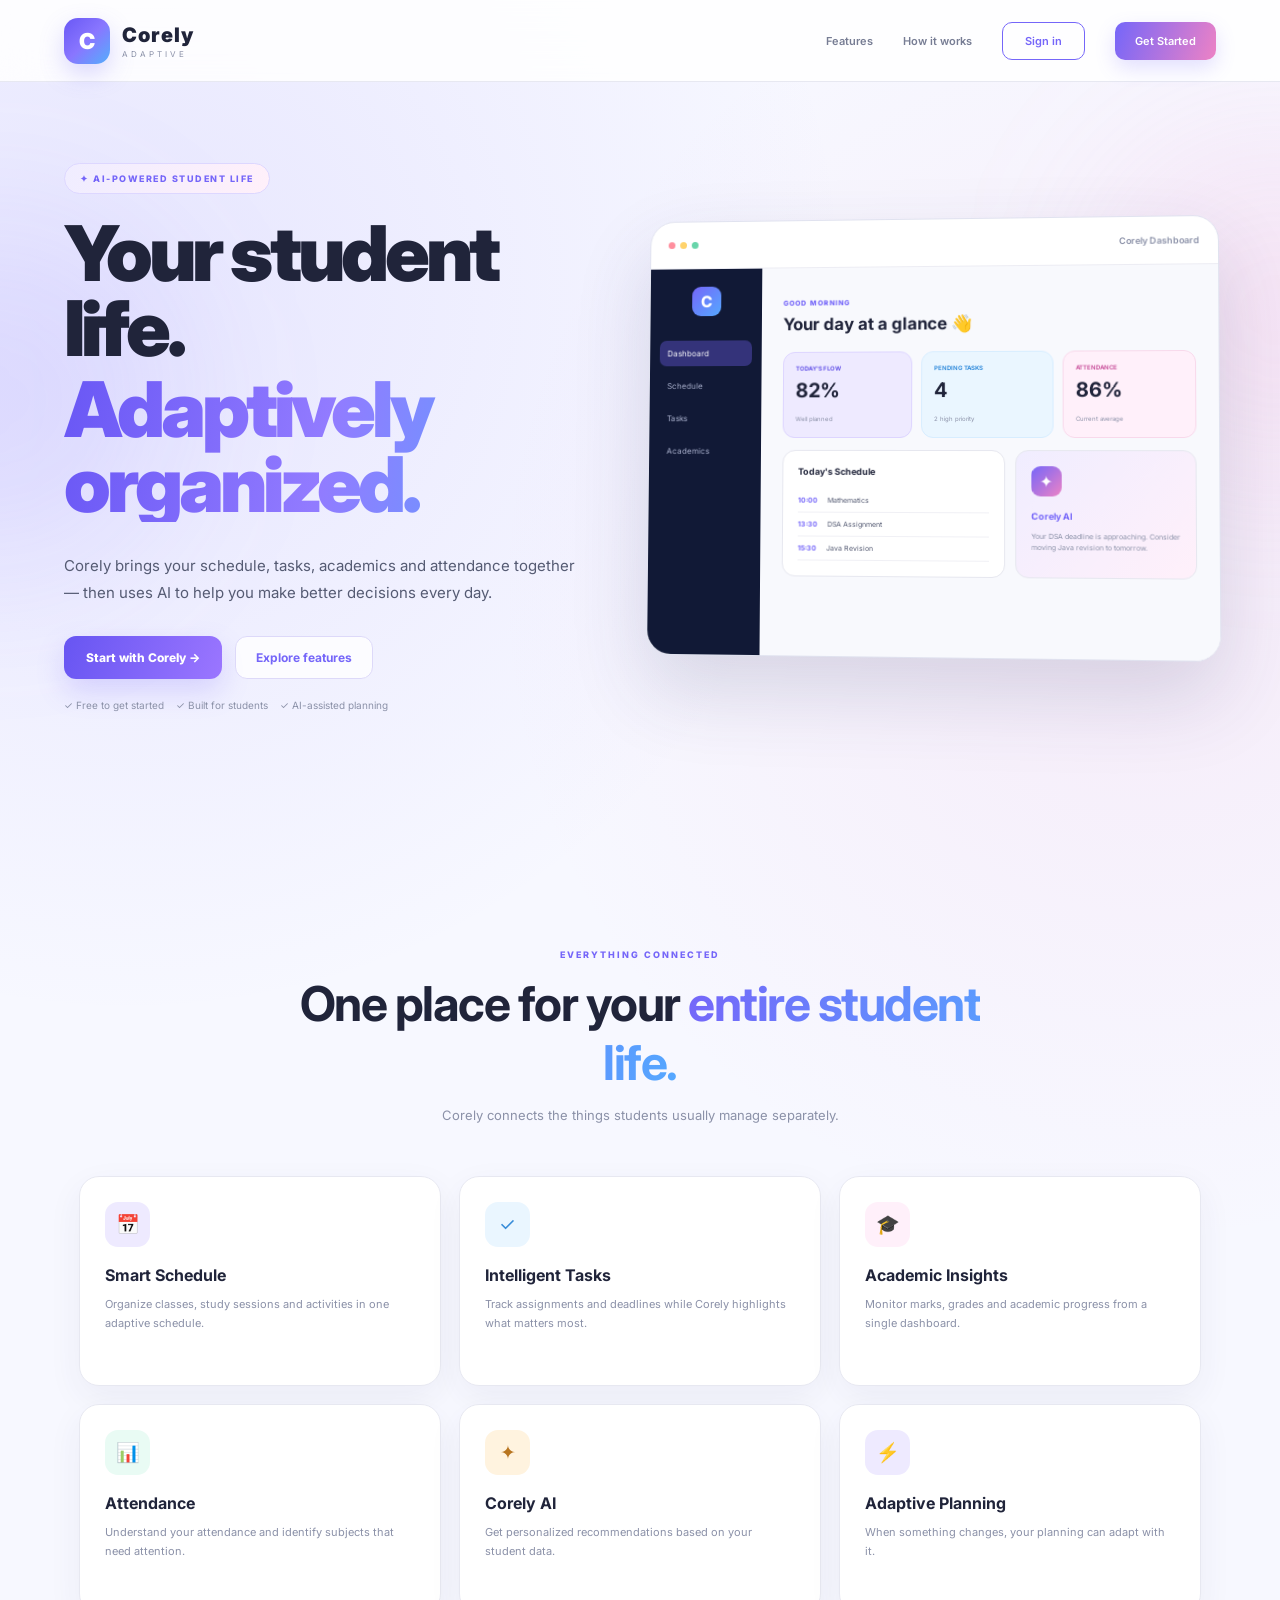
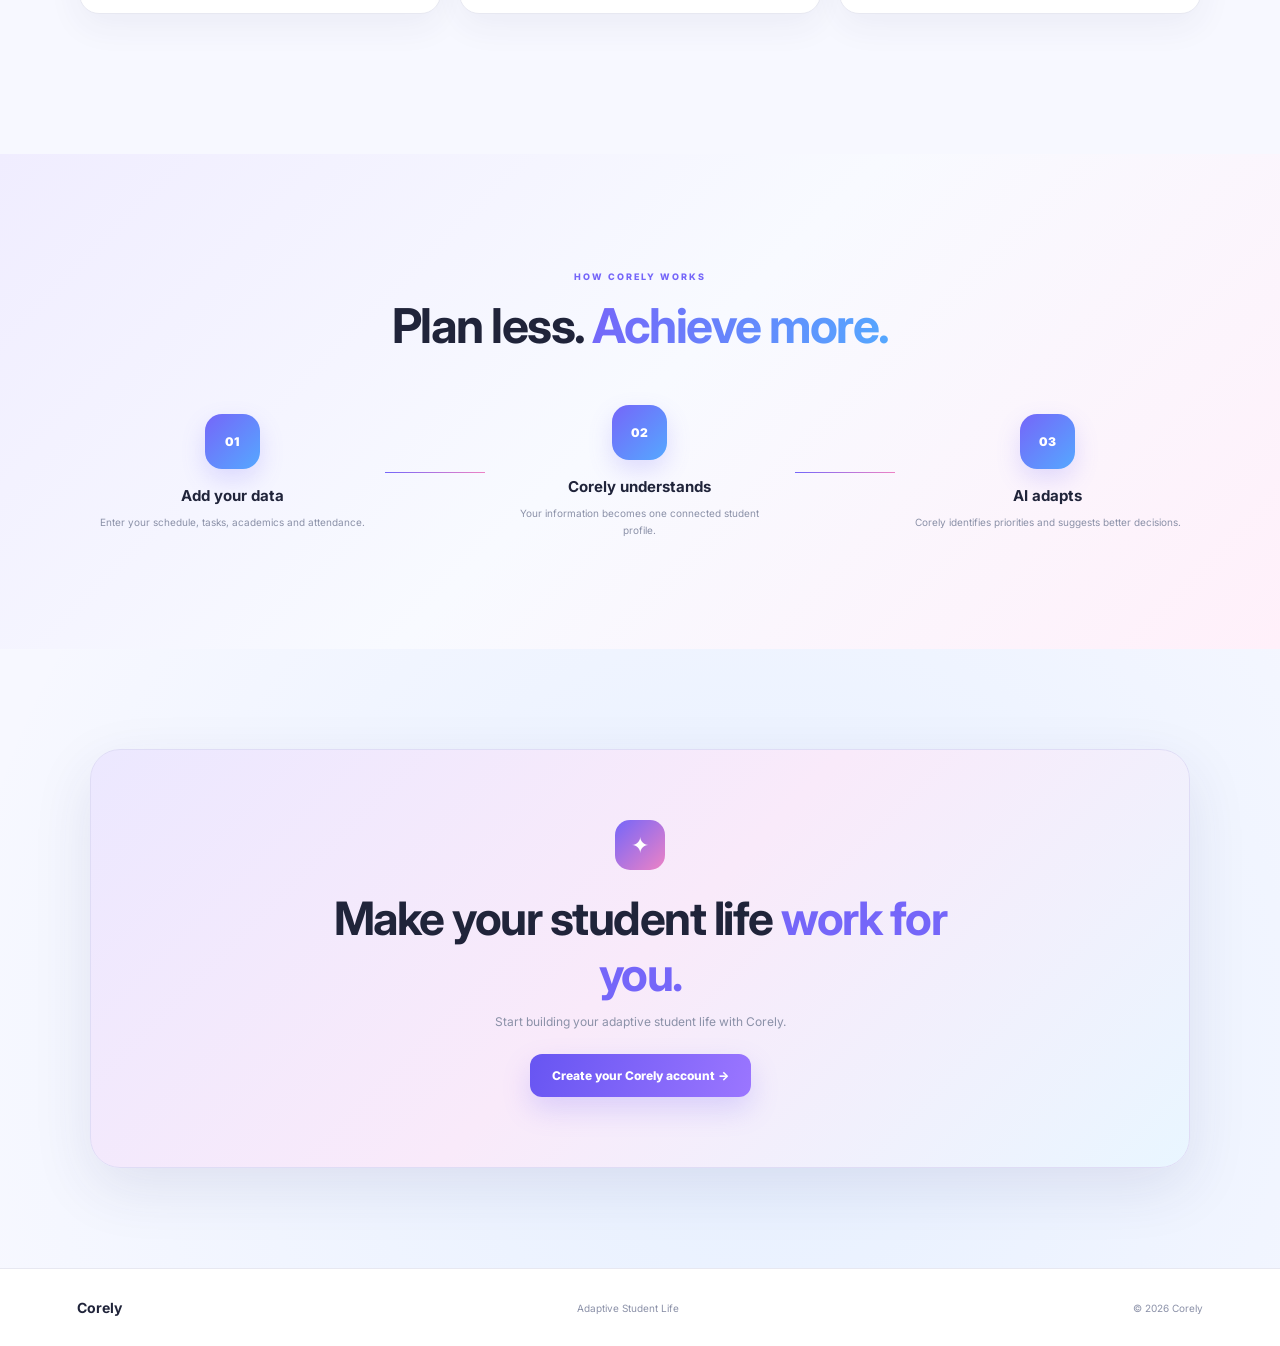
<file: frontend/index.html>
<!DOCTYPE html>
<html lang="en">

<head>

    <meta charset="UTF-8">

    <meta name="viewport"
          content="width=device-width, initial-scale=1.0">

    <title>Corely | Adaptive Student Life</title>

    <link rel="stylesheet"
          href="css/landing.css">

</head>

<body>

<!-- =========================
     NAVBAR
========================= -->

<header class="landing-nav">

    <a href="index.html"
       class="brand">

        <div class="brand-icon">
            C
        </div>

        <div>
            <strong>
                Corely
            </strong>

            <span>
                ADAPTIVE
            </span>
        </div>

    </a>


    <nav>

        <a href="#features">
            Features
        </a>

        <a href="#how">
            How it works
        </a>

        <a href="login.html"
           class="nav-login">
            Sign in
        </a>

        <a href="register.html"
           class="nav-register">
            Get Started
        </a>

    </nav>

</header>


<!-- =========================
     HERO
========================= -->

<main>

<section class="hero">

    <div class="hero-content">

        <div class="hero-badge">
            ✦ AI-POWERED STUDENT LIFE
        </div>


        <h1>

            Your student life.

            <span>
                Adaptively organized.
            </span>

        </h1>


        <p>

            Corely brings your schedule, tasks,
            academics and attendance together —
            then uses AI to help you make better
            decisions every day.

        </p>


        <div class="hero-buttons">

            <a href="register.html"
               class="primary-btn">

                Start with Corely
                →

            </a>


            <a href="#features"
               class="secondary-btn">

                Explore features

            </a>

        </div>


        <div class="hero-note">

            ✓ Free to get started
            &nbsp;&nbsp;
            ✓ Built for students
            &nbsp;&nbsp;
            ✓ AI-assisted planning

        </div>

    </div>


    <!-- =========================
         HERO DASHBOARD PREVIEW
    ========================= -->

    <div class="hero-preview">

        <div class="preview-window">

            <div class="preview-top">

                <div class="preview-dots">

                    <i></i>
                    <i></i>
                    <i></i>

                </div>

                <span>
                    Corely Dashboard
                </span>

            </div>


            <div class="preview-body">

                <div class="preview-sidebar">

                    <div class="mini-logo">
                        C
                    </div>

                    <div class="mini-nav active">
                        Dashboard
                    </div>

                    <div class="mini-nav">
                        Schedule
                    </div>

                    <div class="mini-nav">
                        Tasks
                    </div>

                    <div class="mini-nav">
                        Academics
                    </div>

                </div>


                <div class="preview-main">

                    <div class="preview-heading">

                        <small>
                            GOOD MORNING
                        </small>

                        <h3>
                            Your day at a glance 👋
                        </h3>

                    </div>


                    <div class="preview-stats">

                        <div class="mini-card purple">

                            <small>
                                TODAY'S FLOW
                            </small>

                            <strong>
                                82%
                            </strong>

                            <span>
                                Well planned
                            </span>

                        </div>


                        <div class="mini-card blue">

                            <small>
                                PENDING TASKS
                            </small>

                            <strong>
                                4
                            </strong>

                            <span>
                                2 high priority
                            </span>

                        </div>


                        <div class="mini-card pink">

                            <small>
                                ATTENDANCE
                            </small>

                            <strong>
                                86%
                            </strong>

                            <span>
                                Current average
                            </span>

                        </div>

                    </div>


                    <div class="preview-bottom">

                        <div class="schedule-preview">

                            <strong>
                                Today's Schedule
                            </strong>

                            <div>
                                <b>10:00</b>
                                Mathematics
                            </div>

                            <div>
                                <b>13:30</b>
                                DSA Assignment
                            </div>

                            <div>
                                <b>15:30</b>
                                Java Revision
                            </div>

                        </div>


                        <div class="ai-preview">

                            <div class="ai-symbol">
                                ✦
                            </div>

                            <strong>
                                Corely AI
                            </strong>

                            <p>
                                Your DSA deadline is
                                approaching. Consider
                                moving Java revision
                                to tomorrow.
                            </p>

                        </div>

                    </div>

                </div>

            </div>

        </div>

    </div>

</section>



<!-- =========================
     FEATURES
========================= -->

<section id="features"
         class="features">

    <div class="section-heading">

        <span>
            EVERYTHING CONNECTED
        </span>

        <h2>
            One place for your
            <strong>entire student life.</strong>
        </h2>

        <p>
            Corely connects the things students
            usually manage separately.
        </p>

    </div>


    <div class="feature-grid">


        <div class="feature-card purple-card">

            <div class="feature-icon">
                📅
            </div>

            <h3>
                Smart Schedule
            </h3>

            <p>
                Organize classes, study sessions
                and activities in one adaptive
                schedule.
            </p>

        </div>


        <div class="feature-card blue-card">

            <div class="feature-icon">
                ✓
            </div>

            <h3>
                Intelligent Tasks
            </h3>

            <p>
                Track assignments and deadlines
                while Corely highlights what
                matters most.
            </p>

        </div>


        <div class="feature-card pink-card">

            <div class="feature-icon">
                🎓
            </div>

            <h3>
                Academic Insights
            </h3>

            <p>
                Monitor marks, grades and academic
                progress from a single dashboard.
            </p>

        </div>


        <div class="feature-card green-card">

            <div class="feature-icon">
                📊
            </div>

            <h3>
                Attendance
            </h3>

            <p>
                Understand your attendance and
                identify subjects that need attention.
            </p>

        </div>


        <div class="feature-card orange-card">

            <div class="feature-icon">
                ✦
            </div>

            <h3>
                Corely AI
            </h3>

            <p>
                Get personalized recommendations
                based on your student data.
            </p>

        </div>


        <div class="feature-card purple-card">

            <div class="feature-icon">
                ⚡
            </div>

            <h3>
                Adaptive Planning
            </h3>

            <p>
                When something changes, your
                planning can adapt with it.
            </p>

        </div>

    </div>

</section>



<!-- =========================
     HOW IT WORKS
========================= -->

<section id="how"
         class="how-section">

    <div class="section-heading">

        <span>
            HOW CORELY WORKS
        </span>

        <h2>
            Plan less.
            <strong>Achieve more.</strong>
        </h2>

    </div>


    <div class="steps">

        <div class="step">

            <div class="step-number">
                01
            </div>

            <h3>
                Add your data
            </h3>

            <p>
                Enter your schedule, tasks,
                academics and attendance.
            </p>

        </div>


        <div class="step-line"></div>


        <div class="step">

            <div class="step-number">
                02
            </div>

            <h3>
                Corely understands
            </h3>

            <p>
                Your information becomes one
                connected student profile.
            </p>

        </div>


        <div class="step-line"></div>


        <div class="step">

            <div class="step-number">
                03
            </div>

            <h3>
                AI adapts
            </h3>

            <p>
                Corely identifies priorities and
                suggests better decisions.
            </p>

        </div>

    </div>

</section>



<!-- =========================
     CTA
========================= -->

<section class="cta">

    <div>

        <div class="cta-sparkle">
            ✦
        </div>

        <h2>
            Make your student life
            <span>
                work for you.
            </span>
        </h2>

        <p>
            Start building your adaptive student
            life with Corely.
        </p>

        <a href="register.html"
           class="primary-btn">

            Create your Corely account
            →

        </a>

    </div>

</section>

</main>



<!-- =========================
     FOOTER
========================= -->

<footer>

    <strong>
        Corely
    </strong>

    <span>
        Adaptive Student Life
    </span>

    <span>
        © 2026 Corely
    </span>

</footer>


</body>

</html>
</file>
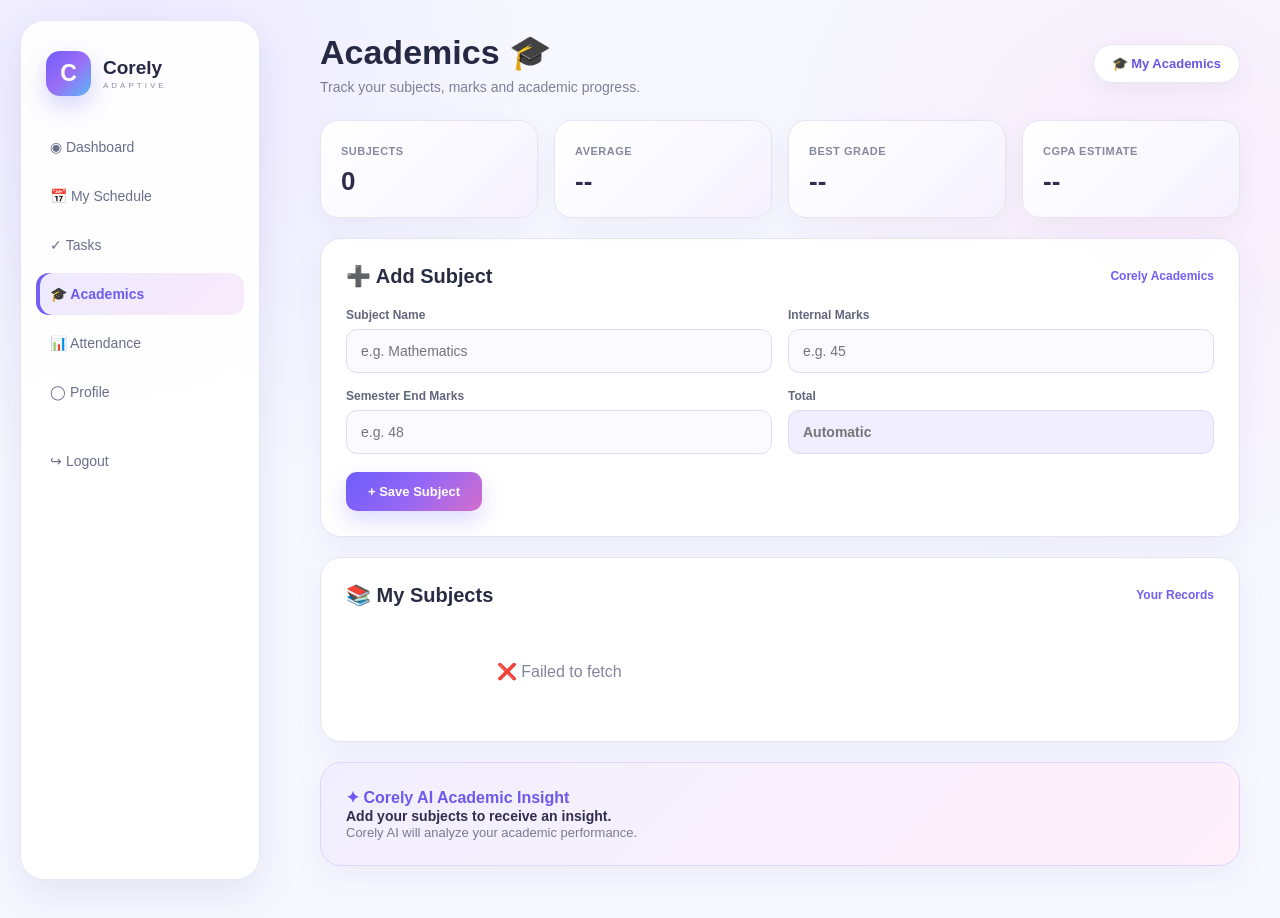
<file: frontend/academics.html>
<!DOCTYPE html>
<html lang="en">

<head>

    <meta charset="UTF-8">

    <meta name="viewport"
          content="width=device-width, initial-scale=1.0">

    <title>Corely | Academics</title>

    <link rel="stylesheet"
          href="css/style.css">

    <style>

        /* =================================================
           CORELY CONTENT FRAME
        ================================================= */

        .academics-page {

            margin-left: 280px;

            width: calc(100% - 280px);

            min-height: 100vh;

            padding: 32px 40px;

            box-sizing: border-box;

        }


        .academics-container {

            width: 100%;

            max-width: 1100px;

            margin: 0 auto;

        }


        /* =================================================
           HEADER
        ================================================= */

        .page-header {

            display: flex;

            justify-content: space-between;

            align-items: center;

            margin-bottom: 25px;

        }


        .page-header h1 {

            margin: 0;

            font-size: 34px;

            color: #252943;

        }


        .page-header p {

            margin-top: 7px;

            color: #7c8197;

            font-size: 14px;

        }


        .student-pill {

            padding: 11px 18px;

            border-radius: 30px;

            background: white;

            border: 1px solid #e8e5f4;

            box-shadow:
                0 8px 22px
                rgba(80,70,150,.07);

            color: #6658df;

            font-size: 13px;

            font-weight: 700;

            white-space: nowrap;

        }


        /* =================================================
           SUMMARY
        ================================================= */

        .summary-grid {

            display: grid;

            grid-template-columns:
                repeat(4, minmax(0, 1fr));

            gap: 16px;

            margin-bottom: 20px;

        }


        .summary-card {

            padding: 20px;

            border-radius: 18px;

            background:
                linear-gradient(
                    135deg,
                    #ffffff,
                    #f5f2ff
                );

            border: 1px solid #e7e3f5;

            box-shadow:
                0 8px 25px
                rgba(80,70,140,.06);

        }


        .summary-card small {

            color: #85899d;

            font-size: 11px;

            font-weight: 800;

            letter-spacing: .5px;

        }


        .summary-card strong {

            display: block;

            margin-top: 7px;

            font-size: 26px;

            color: #302e4c;

        }


        /* =================================================
           MAIN CARD
        ================================================= */

        .academic-card {

            width: 100%;

            padding: 25px;

            margin-bottom: 20px;

            box-sizing: border-box;

            background:
                rgba(255,255,255,.97);

            border:
                1px solid #e5e3f3;

            border-radius: 21px;

            box-shadow:
                0 10px 30px
                rgba(83,70,150,.07);

        }


        .card-heading {

            display: flex;

            justify-content: space-between;

            align-items: center;

            margin-bottom: 20px;

        }


        .card-heading h2 {

            margin: 0;

            font-size: 20px;

            color: #292d43;

        }


        .card-heading span {

            color: #705ff4;

            font-size: 12px;

            font-weight: 800;

        }


        /* =================================================
           FORM
        ================================================= */

        .form-grid {

            display: grid;

            grid-template-columns:
                repeat(2, minmax(0, 1fr));

            gap: 16px;

        }


        .form-group {

            display: flex;

            flex-direction: column;

            gap: 7px;

        }


        .form-group label {

            color: #62677d;

            font-size: 12px;

            font-weight: 800;

        }


        .form-group input {

            width: 100%;

            padding: 13px 14px;

            border:
                1px solid #dddff0;

            border-radius: 11px;

            background: #fafaff;

            color: #252943;

            font-size: 14px;

            outline: none;

        }


        .form-group input:focus {

            border-color: #7664f5;

            box-shadow:
                0 0 0 4px
                rgba(118,100,245,.10);

            background: white;

        }


        .form-group input[readonly] {

            background: #f0edff;

            color: #6958e8;

            font-weight: 900;

        }


        /* =================================================
           BUTTON
        ================================================= */

        .save-btn {

            margin-top: 18px;

            padding: 12px 22px;

            border: none;

            border-radius: 11px;

            background:
                linear-gradient(
                    135deg,
                    #6d5dfc,
                    #9567f5,
                    #d46dcc
                );

            color: white;

            font-size: 13px;

            font-weight: 800;

            cursor: pointer;

            box-shadow:
                0 10px 22px
                rgba(109,93,252,.22);

            transition: .2s ease;

        }


        .save-btn:hover {

            transform:
                translateY(-2px);

        }


        /* =================================================
           MESSAGE
        ================================================= */

        .message {

            margin-top: 12px;

            padding: 10px 12px;

            border-radius: 9px;

            font-size: 13px;

            font-weight: 700;

        }


        .success {

            background: #eafaf3;

            color: #20865d;

        }


        .error {

            background: #fff0f3;

            color: #c34f67;

        }


        /* =================================================
           SUBJECTS
        ================================================= */

        .subjects-grid {

            display: grid;

            grid-template-columns:
                repeat(2, minmax(0, 1fr));

            gap: 15px;

        }


        .subject-card {

            padding: 19px;

            background: white;

            border:
                1px solid #e5e5f0;

            border-radius: 17px;

            box-shadow:
                0 7px 22px
                rgba(70,60,130,.06);

            transition: .2s ease;

        }


        .subject-card:hover {

            transform:
                translateY(-3px);

        }


        .subject-header {

            display: flex;

            justify-content: space-between;

            align-items: center;

        }


        .subject-name {

            font-size: 17px;

            font-weight: 800;

            color: #292d43;

        }


        .grade {

            padding: 7px 10px;

            border-radius: 9px;

            background: #eeeaff;

            color: #6958e8;

            font-size: 12px;

            font-weight: 900;

        }


        .marks-grid {

            display: grid;

            grid-template-columns:
                repeat(3, 1fr);

            gap: 8px;

            margin-top: 15px;

        }


        .mark-box {

            padding: 11px;

            text-align: center;

            border-radius: 10px;

            background: #f7f7fc;

        }


        .mark-box small {

            display: block;

            color: #85899d;

            font-size: 9px;

            font-weight: 800;

        }


        .mark-box strong {

            display: block;

            margin-top: 4px;

            font-size: 17px;

            color: #302e4c;

        }


        .progress-bar {

            height: 7px;

            margin-top: 15px;

            background: #eeeeF6;

            border-radius: 10px;

            overflow: hidden;

        }


        .progress-fill {

            height: 100%;

            background:
                linear-gradient(
                    90deg,
                    #7160f7,
                    #c66de4
                );

        }


        .delete-btn {

            margin-top: 12px;

            padding: 7px 11px;

            border: none;

            border-radius: 8px;

            background: #fff0f3;

            color: #c44f67;

            cursor: pointer;

            font-size: 11px;

            font-weight: 700;

        }


        /* =================================================
           AI
        ================================================= */

        .ai-card {

            background:
                linear-gradient(
                    135deg,
                    #f1efff,
                    #fff0fa
                );

            border:
                1px solid #ddd5ff;

        }


        .ai-card h3 {

            margin-top: 0;

            color: #6d59ed;

            font-size: 16px;

        }


        .ai-card strong {

            color: #302e4c;

            font-size: 14px;

        }


        .ai-card p {

            color: #777b91;

            font-size: 13px;

        }


        .empty {

            text-align: center;

            padding: 35px;

            color: #81869b;

        }


        /* =================================================
           RESPONSIVE
        ================================================= */

        @media(max-width: 1000px) {

            .summary-grid {

                grid-template-columns:
                    repeat(2, 1fr);

            }

        }


        @media(max-width: 800px) {

            .academics-page {

                width: 100%;

                margin-left: 0;

                padding: 25px 18px;

            }


            .form-grid,
            .subjects-grid {

                grid-template-columns: 1fr;

            }


            .page-header {

                flex-direction: column;

                align-items: flex-start;

                gap: 12px;

            }

        }


        @media(max-width: 550px) {

            .summary-grid {

                grid-template-columns: 1fr;

            }

            .marks-grid {

                grid-template-columns:
                    repeat(3, 1fr);

            }

        }

    </style>

</head>


<body>


<!-- =====================================================
     SIDEBAR
===================================================== -->

<aside class="sidebar">

    <div class="logo">

        <div class="logo-icon">
            C
        </div>

        <div>

            <div class="logo-name">
                Corely
            </div>

            <div class="logo-tag">
                ADAPTIVE
            </div>

        </div>

    </div>


    <nav class="nav">

        <a href="dashboard.html"
           class="nav-link">

            ◉ Dashboard

        </a>


        <a href="schedule.html"
           class="nav-link">

            📅 My Schedule

        </a>


        <a href="tasks.html"
           class="nav-link">

            ✓ Tasks

        </a>


        <a href="academics.html"
           class="nav-link">

            🎓 Academics

        </a>


        <a href="attendance.html"
           class="nav-link">

            📊 Attendance

        </a>


        <a href="profile.html"
           class="nav-link">

            ◯ Profile

        </a>


        <a href="login.html"
           id="logoutLink"
           class="nav-link logout">

            ↪ Logout

        </a>

    </nav>

</aside>


<!-- =====================================================
     CONTENT
===================================================== -->

<main class="academics-page">

<div class="academics-container">


    <header class="page-header">

        <div>

            <h1>
                Academics 🎓
            </h1>

            <p>
                Track your subjects, marks and academic progress.
            </p>

        </div>


        <div class="student-pill">

            🎓 My Academics

        </div>

    </header>


    <!-- SUMMARY -->

    <section class="summary-grid">

        <div class="summary-card">

            <small>
                SUBJECTS
            </small>

            <strong id="subjectCount">
                0
            </strong>

        </div>


        <div class="summary-card">

            <small>
                AVERAGE
            </small>

            <strong id="averageMarks">
                --
            </strong>

        </div>


        <div class="summary-card">

            <small>
                BEST GRADE
            </small>

            <strong id="bestGrade">
                --
            </strong>

        </div>


        <div class="summary-card">

            <small>
                CGPA ESTIMATE
            </small>

            <strong id="cgpa">
                --
            </strong>

        </div>

    </section>


    <!-- ADD SUBJECT -->

    <section class="academic-card">

        <div class="card-heading">

            <h2>
                ➕ Add Subject
            </h2>

            <span>
                Corely Academics
            </span>

        </div>


        <form id="academicForm">


            <div class="form-grid">


                <div class="form-group">

                    <label>
                        Subject Name
                    </label>

                    <input
                        type="text"
                        id="academicSubject"
                        placeholder="e.g. Mathematics"
                        required>

                </div>


                <div class="form-group">

                    <label>
                        Internal Marks
                    </label>

                    <input
                        type="number"
                        id="internalMarks"
                        min="0"
                        max="100"
                        placeholder="e.g. 45"
                        required>

                </div>


                <div class="form-group">

                    <label>
                        Semester End Marks
                    </label>

                    <input
                        type="number"
                        id="semesterMarks"
                        min="0"
                        max="100"
                        placeholder="e.g. 48"
                        required>

                </div>


                <div class="form-group">

                    <label>
                        Total
                    </label>

                    <input
                        type="number"
                        id="academicTotal"
                        readonly
                        placeholder="Automatic">

                </div>


            </div>


            <button
                type="submit"
                class="save-btn">

                + Save Subject

            </button>


            <div id="academicMessage"></div>

        </form>

    </section>


    <!-- SUBJECTS -->

    <section class="academic-card">

        <div class="card-heading">

            <h2>
                📚 My Subjects
            </h2>

            <span>
                Your Records
            </span>

        </div>


        <div
            id="subjects"
            class="subjects-grid">

            <div class="empty">

                Loading subjects...

            </div>

        </div>

    </section>


    <!-- AI -->

    <section class="academic-card ai-card">

        <h3>
            ✦ Corely AI Academic Insight
        </h3>

        <strong id="academicAI">

            Add your subjects to receive an insight.

        </strong>

        <p id="academicAIDescription">

            Corely AI will analyze your academic performance.

        </p>

    </section>


</div>

</main>


<script src="js/api.js"></script>
<script src="js/navigation.js"></script>
<script src="js/academics.js"></script>

</body>

</html>
</file>
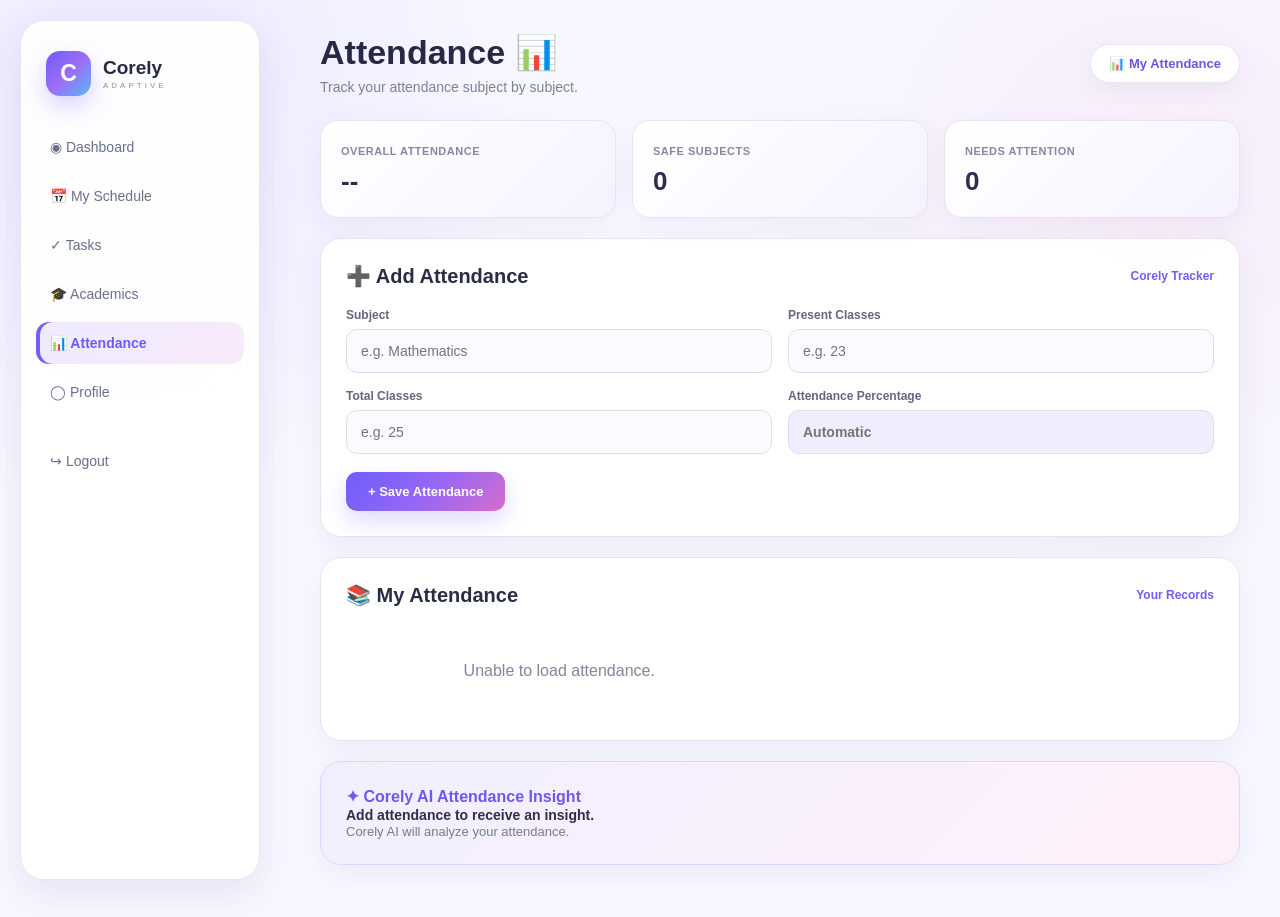
<file: frontend/attendance.html>
<!DOCTYPE html>
<html lang="en">

<head>

    <meta charset="UTF-8">

    <meta name="viewport"
          content="width=device-width, initial-scale=1.0">

    <title>Corely | Attendance</title>

    <link rel="stylesheet"
          href="css/style.css">

    <style>

        /* =================================================
           CORELY CONTENT FRAME
        ================================================= */

        .attendance-page {

            margin-left: 280px;

            width: calc(100% - 280px);

            min-height: 100vh;

            padding: 32px 40px;

            box-sizing: border-box;

        }


        .attendance-container {

            width: 100%;

            max-width: 1100px;

            margin: 0 auto;

        }


        /* =================================================
           HEADER
        ================================================= */

        .page-header {

            display: flex;

            justify-content: space-between;

            align-items: center;

            margin-bottom: 25px;

        }


        .page-header h1 {

            margin: 0;

            font-size: 34px;

            color: #252943;

        }


        .page-header p {

            margin-top: 7px;

            color: #7c8197;

            font-size: 14px;

        }


        .student-pill {

            padding: 11px 18px;

            border-radius: 30px;

            background: white;

            border: 1px solid #e8e5f4;

            box-shadow:
                0 8px 22px
                rgba(80,70,150,.07);

            color: #6658df;

            font-size: 13px;

            font-weight: 700;

            white-space: nowrap;

        }


        /* =================================================
           SUMMARY
        ================================================= */

        .summary-grid {

            display: grid;

            grid-template-columns:
                repeat(3, minmax(0, 1fr));

            gap: 16px;

            margin-bottom: 20px;

        }


        .summary-card {

            padding: 20px;

            border-radius: 18px;

            background:
                linear-gradient(
                    135deg,
                    #ffffff,
                    #f5f2ff
                );

            border: 1px solid #e7e3f5;

            box-shadow:
                0 8px 25px
                rgba(80,70,140,.06);

        }


        .summary-card small {

            color: #85899d;

            font-size: 11px;

            font-weight: 800;

            letter-spacing: .5px;

        }


        .summary-card strong {

            display: block;

            margin-top: 7px;

            font-size: 26px;

            color: #302e4c;

        }


        /* =================================================
           CARD
        ================================================= */

        .attendance-card {

            width: 100%;

            padding: 25px;

            margin-bottom: 20px;

            box-sizing: border-box;

            background:
                rgba(255,255,255,.97);

            border:
                1px solid #e5e3f3;

            border-radius: 21px;

            box-shadow:
                0 10px 30px
                rgba(83,70,150,.07);

        }


        .card-heading {

            display: flex;

            justify-content: space-between;

            align-items: center;

            margin-bottom: 20px;

        }


        .card-heading h2 {

            margin: 0;

            font-size: 20px;

            color: #292d43;

        }


        .card-heading span {

            color: #705ff4;

            font-size: 12px;

            font-weight: 800;

        }


        /* =================================================
           FORM
        ================================================= */

        .form-grid {

            display: grid;

            grid-template-columns:
                repeat(2, minmax(0, 1fr));

            gap: 16px;

        }


        .form-group {

            display: flex;

            flex-direction: column;

            gap: 7px;

        }


        .form-group label {

            color: #62677d;

            font-size: 12px;

            font-weight: 800;

        }


        .form-group input {

            width: 100%;

            padding: 13px 14px;

            border:
                1px solid #dddff0;

            border-radius: 11px;

            background: #fafaff;

            color: #252943;

            font-size: 14px;

            outline: none;

        }


        .form-group input:focus {

            border-color: #7664f5;

            box-shadow:
                0 0 0 4px
                rgba(118,100,245,.10);

            background: white;

        }


        .form-group input[readonly] {

            background: #f0edff;

            color: #6958e8;

            font-weight: 900;

        }


        /* =================================================
           BUTTON
        ================================================= */

        .save-btn {

            margin-top: 18px;

            padding: 12px 22px;

            border: none;

            border-radius: 11px;

            background:
                linear-gradient(
                    135deg,
                    #6d5dfc,
                    #9567f5,
                    #d46dcc
                );

            color: white;

            font-size: 13px;

            font-weight: 800;

            cursor: pointer;

            box-shadow:
                0 10px 22px
                rgba(109,93,252,.22);

            transition: .2s ease;

        }


        .save-btn:hover {

            transform:
                translateY(-2px);

        }


        /* =================================================
           MESSAGE
        ================================================= */

        .message {

            margin-top: 12px;

            padding: 10px 12px;

            border-radius: 9px;

            font-size: 13px;

            font-weight: 700;

        }


        .success {

            background: #eafaf3;

            color: #20865d;

        }


        .error {

            background: #fff0f3;

            color: #c34f67;

        }


        /* =================================================
           ATTENDANCE LIST
        ================================================= */

        .attendance-list {

            display: grid;

            grid-template-columns:
                repeat(2, minmax(0, 1fr));

            gap: 15px;

        }


        .attendance-item {

            padding: 19px;

            background: white;

            border:
                1px solid #e5e5f0;

            border-radius: 17px;

            box-shadow:
                0 7px 22px
                rgba(70,60,130,.06);

            transition: .2s ease;

        }


        .attendance-item:hover {

            transform:
                translateY(-3px);

        }


        .attendance-header {

            display: flex;

            justify-content:
                space-between;

            align-items: center;

        }


        .attendance-name {

            font-size: 17px;

            font-weight: 800;

            color: #292d43;

        }


        .percentage {

            font-size: 23px;

            font-weight: 900;

        }


        .good {

            color: #25a879;

        }


        .warning {

            color: #e19a3c;

        }


        .danger {

            color: #d9586d;

        }


        /* =================================================
           PROGRESS
        ================================================= */

        .attendance-bar {

            height: 7px;

            margin-top: 15px;

            background: #eeeeF7;

            border-radius: 10px;

            overflow: hidden;

        }


        .attendance-fill {

            height: 100%;

            border-radius: 10px;

        }


        .attendance-fill.good {

            background:
                linear-gradient(
                    90deg,
                    #43c59e,
                    #65d7ad
                );

        }


        .attendance-fill.warning {

            background:
                linear-gradient(
                    90deg,
                    #f0ad55,
                    #f5c36c
                );

        }


        .attendance-fill.danger {

            background:
                linear-gradient(
                    90deg,
                    #e35c75,
                    #ee8294
                );

        }


        /* =================================================
           META
        ================================================= */

        .attendance-meta {

            display: flex;

            justify-content:
                space-between;

            margin-top: 12px;

            color: #85899d;

            font-size: 11px;

        }


        /* =================================================
           DELETE
        ================================================= */

        .delete-btn {

            margin-top: 12px;

            padding: 7px 11px;

            border: none;

            border-radius: 8px;

            background: #fff0f3;

            color: #c44f67;

            cursor: pointer;

            font-size: 11px;

            font-weight: 700;

        }


        /* =================================================
           AI
        ================================================= */

        .ai-card {

            background:
                linear-gradient(
                    135deg,
                    #f1efff,
                    #fff0fa
                );

            border:
                1px solid #ddd5ff;

        }


        .ai-card h3 {

            margin-top: 0;

            color: #6d59ed;

            font-size: 16px;

        }


        .ai-card strong {

            color: #302e4c;

            font-size: 14px;

        }


        .ai-card p {

            color: #777b91;

            font-size: 13px;

        }


        /* =================================================
           EMPTY
        ================================================= */

        .empty {

            text-align: center;

            padding: 35px;

            color: #81869b;

        }


        /* =================================================
           RESPONSIVE
        ================================================= */

        @media(max-width: 1000px) {

            .attendance-list {

                grid-template-columns: 1fr;

            }

        }


        @media(max-width: 800px) {

            .attendance-page {

                width: 100%;

                margin-left: 0;

                padding: 25px 18px;

            }


            .form-grid,
            .summary-grid {

                grid-template-columns: 1fr;

            }


            .page-header {

                flex-direction: column;

                align-items: flex-start;

                gap: 12px;

            }

        }

    </style>

</head>


<body>


<!-- =====================================================
     SIDEBAR
===================================================== -->

<aside class="sidebar">

    <div class="logo">

        <div class="logo-icon">
            C
        </div>

        <div>

            <div class="logo-name">
                Corely
            </div>

            <div class="logo-tag">
                ADAPTIVE
            </div>

        </div>

    </div>


    <nav class="nav">

        <a href="dashboard.html"
           class="nav-link">

            ◉ Dashboard

        </a>


        <a href="schedule.html"
           class="nav-link">

            📅 My Schedule

        </a>


        <a href="tasks.html"
           class="nav-link">

            ✓ Tasks

        </a>


        <a href="academics.html"
           class="nav-link">

            🎓 Academics

        </a>


        <a href="attendance.html"
           class="nav-link">

            📊 Attendance

        </a>


        <a href="profile.html"
           class="nav-link">

            ◯ Profile

        </a>


        <a href="login.html"
           id="logoutLink"
           class="nav-link logout">

            ↪ Logout

        </a>

    </nav>

</aside>


<!-- =====================================================
     CONTENT
===================================================== -->

<main class="attendance-page">

<div class="attendance-container">


    <header class="page-header">

        <div>

            <h1>
                Attendance 📊
            </h1>

            <p>
                Track your attendance subject by subject.
            </p>

        </div>


        <div class="student-pill">

            📊 My Attendance

        </div>

    </header>


    <!-- SUMMARY -->

    <section class="summary-grid">


        <div class="summary-card">

            <small>
                OVERALL ATTENDANCE
            </small>

            <strong id="overallAttendance">
                --
            </strong>

        </div>


        <div class="summary-card">

            <small>
                SAFE SUBJECTS
            </small>

            <strong id="safeSubjects">
                0
            </strong>

        </div>


        <div class="summary-card">

            <small>
                NEEDS ATTENTION
            </small>

            <strong id="warningSubjects">
                0
            </strong>

        </div>


    </section>


    <!-- ADD ATTENDANCE -->

    <section class="attendance-card">


        <div class="card-heading">

            <h2>
                ➕ Add Attendance
            </h2>

            <span>
                Corely Tracker
            </span>

        </div>


        <form id="attendanceForm">


            <div class="form-grid">


                <div class="form-group">

                    <label>
                        Subject
                    </label>

                    <input
                        type="text"
                        id="attendanceSubject"
                        placeholder="e.g. Mathematics"
                        required>

                </div>


                <div class="form-group">

                    <label>
                        Present Classes
                    </label>

                    <input
                        type="number"
                        id="presentClasses"
                        min="0"
                        placeholder="e.g. 23"
                        required>

                </div>


                <div class="form-group">

                    <label>
                        Total Classes
                    </label>

                    <input
                        type="number"
                        id="totalClasses"
                        min="1"
                        placeholder="e.g. 25"
                        required>

                </div>


                <div class="form-group">

                    <label>
                        Attendance Percentage
                    </label>

                    <input
                        type="text"
                        id="attendancePercentage"
                        placeholder="Automatic"
                        readonly>

                </div>


            </div>


            <button
                type="submit"
                class="save-btn">

                + Save Attendance

            </button>


            <div id="attendanceMessage"></div>


        </form>


    </section>


    <!-- RECORDS -->

    <section class="attendance-card">


        <div class="card-heading">

            <h2>
                📚 My Attendance
            </h2>

            <span>
                Your Records
            </span>

        </div>


        <div
            id="attendanceList"
            class="attendance-list">

            <div class="empty">

                Loading attendance...

            </div>

        </div>


    </section>


    <!-- AI -->

    <section class="attendance-card ai-card">

        <h3>
            ✦ Corely AI Attendance Insight
        </h3>


        <strong id="attendanceAI">

            Add attendance to receive an insight.

        </strong>


        <p id="attendanceAIDescription">

            Corely AI will analyze your attendance.

        </p>

    </section>


</div>

</main>


<script src="js/api.js"></script>
<script src="js/navigation.js"></script>
<script src="js/attendance.js"></script>

</body>

</html>
</file>
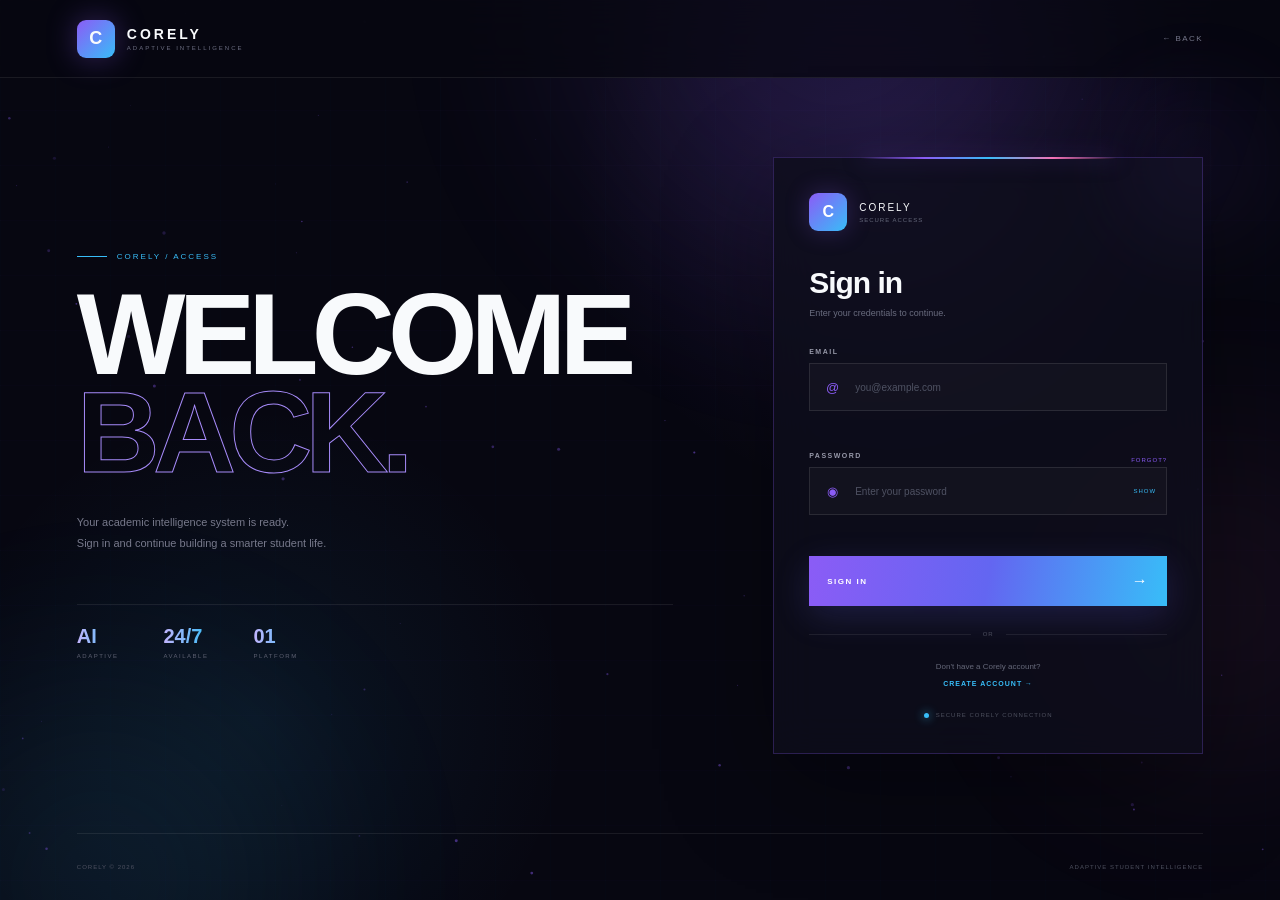
<file: frontend/login.html>
<!DOCTYPE html>
<html lang="en">

<head>

    <meta charset="UTF-8">

    <meta
        name="viewport"
        content="width=device-width, initial-scale=1.0"
    >

    <title>CORELY — Login</title>

    <link
        rel="stylesheet"
        href="css/login.css"
    >

</head>


<body>


<!-- BACKGROUND -->

<div class="grid"></div>

<div class="glow purple"></div>

<div class="glow blue"></div>

<div class="glow pink"></div>

<canvas id="particles"></canvas>


<!-- TOP BRAND -->

<header>

    <a
        href="index.html"
        class="brand"
    >

        <div class="brand-icon">
            C
        </div>

        <div>

            <strong>
                CORELY
            </strong>

            <small>
                ADAPTIVE INTELLIGENCE
            </small>

        </div>

    </a>


    <a
        href="index.html"
        class="back"
    >
        ← BACK
    </a>

</header>



<!-- LOGIN -->

<main class="login-wrapper">


    <!-- LEFT SIDE -->

    <section class="login-intro">


        <div class="intro-tag">

            <span></span>

            CORELY / ACCESS

        </div>


        <h1>

            WELCOME

            <br>

            <span>
                BACK.
            </span>

        </h1>


        <p>

            Your academic intelligence
            system is ready.

            <br>

            Sign in and continue building
            a smarter student life.

        </p>


        <div class="mini-stats">

            <div>

                <strong>
                    AI
                </strong>

                <span>
                    ADAPTIVE
                </span>

            </div>


            <div>

                <strong>
                    24/7
                </strong>

                <span>
                    AVAILABLE
                </span>

            </div>


            <div>

                <strong>
                    01
                </strong>

                <span>
                    PLATFORM
                </span>

            </div>

        </div>


    </section>



    <!-- LOGIN CARD -->

    <section class="login-card">


        <div class="card-glow"></div>


        <div class="login-card-header">

            <div class="login-icon">
                C
            </div>


            <div>

                <span>
                    CORELY
                </span>

                <small>
                    SECURE ACCESS
                </small>

            </div>

        </div>


        <h2>
            Sign in
        </h2>


        <p class="subtitle">
            Enter your credentials to continue.
        </p>



        <!-- FORM -->

        <form
            id="loginForm"
            novalidate
        >


            <div class="form-group">

                <label for="email">
                    EMAIL
                </label>

                <div class="input-box">

                    <span>
                        @
                    </span>

                    <input
                        type="email"
                        id="email"
                        placeholder="you@example.com"
                        autocomplete="email"
                    >

                </div>


                <div
                    id="emailError"
                    class="error"
                ></div>

            </div>



            <div class="form-group">

                <div class="password-label">

                    <label for="password">
                        PASSWORD
                    </label>

                    <a href="#">
                        FORGOT?
                    </a>

                </div>


                <div class="input-box">

                    <span>
                        ◉
                    </span>

                    <input
                        type="password"
                        id="password"
                        placeholder="Enter your password"
                        autocomplete="current-password"
                    >

                    <button
                        type="button"
                        id="showPassword"
                        class="show-password"
                    >
                        SHOW
                    </button>

                </div>


                <div
                    id="passwordError"
                    class="error"
                ></div>

            </div>



            <button
                type="submit"
                class="login-button"
            >

                <span>
                    SIGN IN
                </span>

                <b>
                    →
                </b>

            </button>


        </form>



        <div class="divider">

            <span></span>

            OR

            <span></span>

        </div>


        <div class="register">

            <span>
                Don't have a Corely account?
            </span>

            <a href="register.html">
                CREATE ACCOUNT →
            </a>

        </div>


        <div class="secure">

            <span></span>

            SECURE CORELY CONNECTION

        </div>


    </section>

</main>



<!-- FOOTER -->

<footer>

    <span>
        CORELY © 2026
    </span>

    <span>
        ADAPTIVE STUDENT INTELLIGENCE
    </span>

</footer>


<script src="js/login.js"></script>

</body>

</html>
</file>
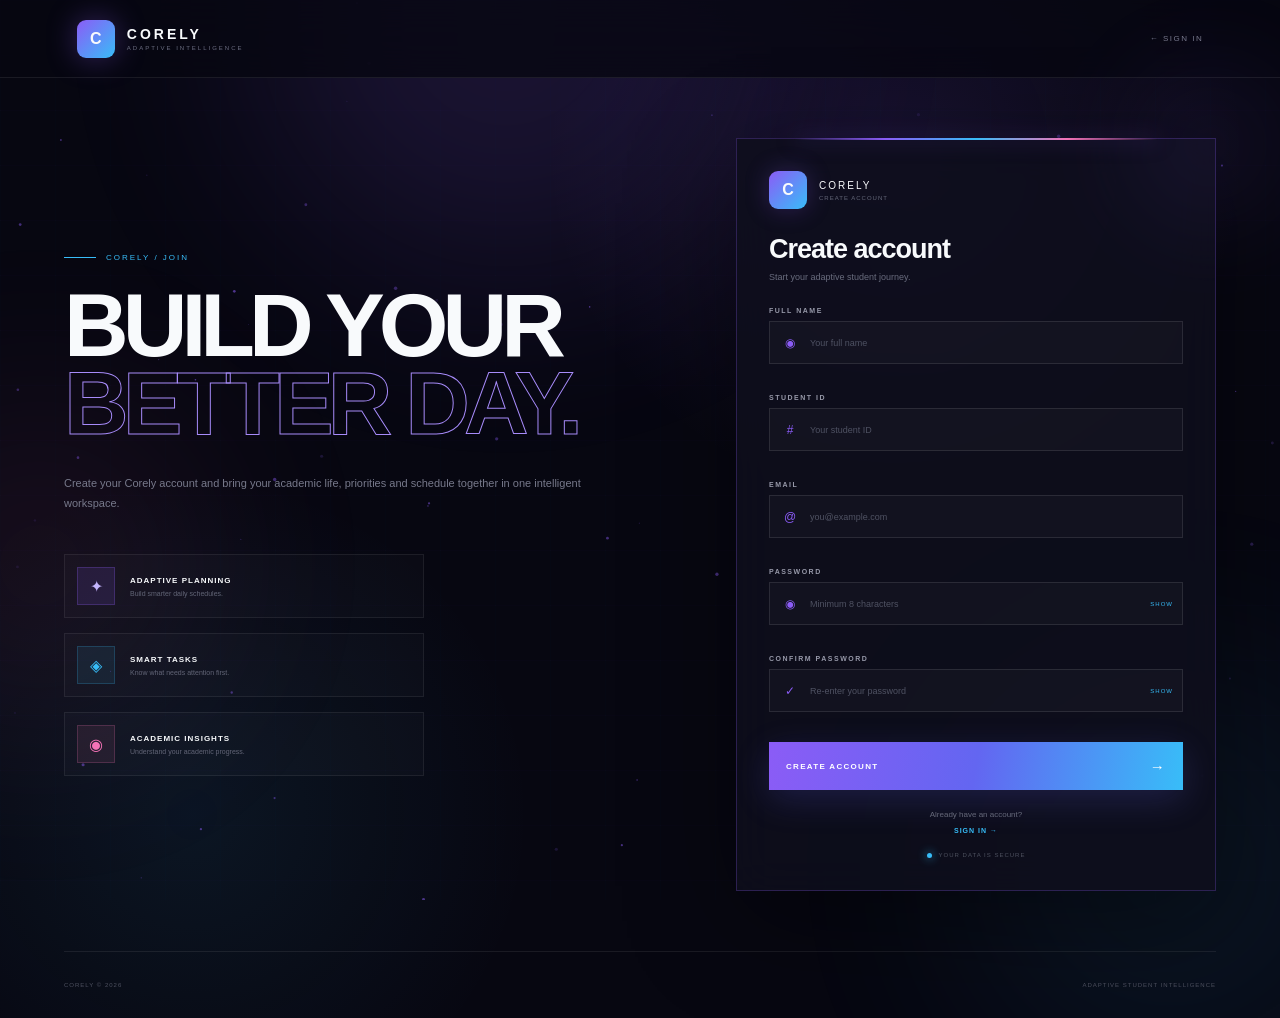
<file: frontend/register.html>
<!DOCTYPE html>
<html lang="en">

<head>

    <meta charset="UTF-8">

    <meta
        name="viewport"
        content="width=device-width, initial-scale=1.0"
    >

    <title>CORELY — Create Account</title>

    <link
        rel="stylesheet"
        href="css/register.css"
    >

</head>


<body>


<!-- BACKGROUND -->

<div class="grid"></div>

<div class="glow purple"></div>

<div class="glow blue"></div>

<div class="glow pink"></div>

<canvas id="particles"></canvas>


<!-- HEADER -->

<header>

    <a
        href="index.html"
        class="brand"
    >

        <div class="brand-icon">
            C
        </div>

        <div>

            <strong>
                CORELY
            </strong>

            <small>
                ADAPTIVE INTELLIGENCE
            </small>

        </div>

    </a>


    <a
        href="login.html"
        class="back"
    >
        ← SIGN IN
    </a>

</header>



<!-- MAIN -->

<main class="register-wrapper">


    <!-- LEFT -->

    <section class="register-intro">


        <div class="intro-tag">

            <span></span>

            CORELY / JOIN

        </div>


        <h1>

            BUILD YOUR

            <br>

            <span>
                BETTER DAY.
            </span>

        </h1>


        <p>

            Create your Corely account and
            bring your academic life,
            priorities and schedule together
            in one intelligent workspace.

        </p>


        <!-- FEATURES -->

        <div class="benefits">


            <div class="benefit">

                <div class="benefit-icon">
                    ✦
                </div>

                <div>

                    <strong>
                        ADAPTIVE PLANNING
                    </strong>

                    <span>
                        Build smarter daily schedules.
                    </span>

                </div>

            </div>



            <div class="benefit">

                <div class="benefit-icon blue-icon">
                    ◈
                </div>

                <div>

                    <strong>
                        SMART TASKS
                    </strong>

                    <span>
                        Know what needs attention first.
                    </span>

                </div>

            </div>



            <div class="benefit">

                <div class="benefit-icon pink-icon">
                    ◉
                </div>

                <div>

                    <strong>
                        ACADEMIC INSIGHTS
                    </strong>

                    <span>
                        Understand your academic progress.
                    </span>

                </div>

            </div>


        </div>

    </section>



    <!-- REGISTER CARD -->

    <section class="register-card">


        <div class="card-top-glow"></div>


        <div class="card-header">

            <div class="register-icon">
                C
            </div>

            <div>

                <span>
                    CORELY
                </span>

                <small>
                    CREATE ACCOUNT
                </small>

            </div>

        </div>


        <h2>
            Create account
        </h2>


        <p class="subtitle">
            Start your adaptive student journey.
        </p>



        <!-- FORM -->

        <form
            id="registerForm"
            novalidate
        >


            <!-- NAME -->

            <div class="form-group">

                <label for="name">
                    FULL NAME
                </label>

                <div class="input-box">

                    <span>
                        ◉
                    </span>

                    <input
                        type="text"
                        id="name"
                        placeholder="Your full name"
                        autocomplete="name"
                    >

                </div>


                <div
                    id="nameError"
                    class="error"
                ></div>

            </div>



            <!-- STUDENT ID -->

            <div class="form-group">

                <label for="studentId">
                    STUDENT ID
                </label>

                <div class="input-box">

                    <span>
                        #
                    </span>

                    <input
                        type="text"
                        id="studentId"
                        placeholder="Your student ID"
                        autocomplete="off"
                    >

                </div>


                <div
                    id="studentIdError"
                    class="error"
                ></div>

            </div>



            <!-- EMAIL -->

            <div class="form-group">

                <label for="email">
                    EMAIL
                </label>

                <div class="input-box">

                    <span>
                        @
                    </span>

                    <input
                        type="email"
                        id="email"
                        placeholder="you@example.com"
                        autocomplete="email"
                    >

                </div>


                <div
                    id="emailError"
                    class="error"
                ></div>

            </div>



            <!-- PASSWORD -->

            <div class="form-group">

                <label for="password">
                    PASSWORD
                </label>

                <div class="input-box">

                    <span>
                        ◉
                    </span>

                    <input
                        type="password"
                        id="password"
                        placeholder="Minimum 8 characters"
                        autocomplete="new-password"
                    >

                    <button
                        type="button"
                        class="show-password"
                        id="showPassword"
                    >
                        SHOW
                    </button>

                </div>


                <div
                    id="passwordError"
                    class="error"
                ></div>

            </div>



            <!-- CONFIRM PASSWORD -->

            <div class="form-group">

                <label for="confirmPassword">
                    CONFIRM PASSWORD
                </label>

                <div class="input-box">

                    <span>
                        ✓
                    </span>

                    <input
                        type="password"
                        id="confirmPassword"
                        placeholder="Re-enter your password"
                        autocomplete="new-password"
                    >

                    <button
                        type="button"
                        class="show-password"
                        id="showConfirmPassword"
                    >
                        SHOW
                    </button>

                </div>


                <div
                    id="confirmPasswordError"
                    class="error"
                ></div>

            </div>



            <!-- BUTTON -->

            <button
                type="submit"
                class="register-button"
            >

                <span>
                    CREATE ACCOUNT
                </span>

                <b>
                    →
                </b>

            </button>


        </form>



        <!-- LOGIN -->

        <div class="login-link">

            <span>
                Already have an account?
            </span>

            <a href="login.html">
                SIGN IN →
            </a>

        </div>


        <!-- SECURITY -->

        <div class="secure">

            <span></span>

            YOUR DATA IS SECURE

        </div>


    </section>

</main>



<footer>

    <span>
        CORELY © 2026
    </span>

    <span>
        ADAPTIVE STUDENT INTELLIGENCE
    </span>

</footer>



<script src="js/register.js"></script>

</body>

</html>
</file>
<file: frontend/css/landing.css>
@import url('https://fonts.googleapis.com/css2?family=Inter:wght@400;500;600;700;800;900&display=swap');


/* =====================================================
   CORELY LANDING PAGE
===================================================== */

:root {

    --bg: #f7f8ff;

    --white: #ffffff;

    --dark: #20243a;

    --text: #555b73;

    --muted: #8b91a8;

    --purple: #7566f9;

    --purple-dark: #5d4ae8;

    --purple-light: #eeeaff;

    --blue: #55a8ff;

    --blue-light: #eaf6ff;

    --pink: #ed82c5;

    --pink-light: #fff0fa;

    --green: #52cda0;

    --orange: #ffb35c;

    --border: #e7e8f1;

    --shadow:
        0 20px 60px rgba(47, 53, 105, 0.10);
}


* {

    margin: 0;

    padding: 0;

    box-sizing: border-box;

}


html {

    scroll-behavior: smooth;

}


body {

    font-family:
        "Inter",
        "Segoe UI",
        Arial,
        sans-serif;

    background:

        radial-gradient(
            circle at 10% 10%,
            rgba(117, 102, 249, 0.12),
            transparent 25%
        ),

        radial-gradient(
            circle at 90% 20%,
            rgba(237, 130, 197, 0.10),
            transparent 25%
        ),

        radial-gradient(
            circle at 60% 90%,
            rgba(85, 168, 255, 0.10),
            transparent 30%
        ),

        var(--bg);

    color: var(--text);

    min-height: 100vh;

    overflow-x: hidden;

}


/* =====================================================
   FLOATING BACKGROUND
===================================================== */

body::before {

    content: "";

    position: fixed;

    width: 350px;

    height: 350px;

    left: -180px;

    top: 25%;

    border-radius: 50%;

    background:
        rgba(117, 102, 249, 0.12);

    filter: blur(80px);

    pointer-events: none;

    animation:
        floatLeft 8s ease-in-out infinite alternate;

    z-index: -1;

}


body::after {

    content: "";

    position: fixed;

    width: 350px;

    height: 350px;

    right: -170px;

    top: 15%;

    border-radius: 50%;

    background:
        rgba(237, 130, 197, 0.12);

    filter: blur(80px);

    pointer-events: none;

    animation:
        floatRight 9s ease-in-out infinite alternate;

    z-index: -1;

}


@keyframes floatLeft {

    from {
        transform: translate(0, 0);
    }

    to {
        transform: translate(70px, -50px);
    }

}


@keyframes floatRight {

    from {
        transform: translate(0, 0);
    }

    to {
        transform: translate(-60px, 50px);
    }

}


/* =====================================================
   NAVBAR
===================================================== */

.landing-nav {

    position: sticky;

    top: 0;

    z-index: 1000;

    height: 82px;

    display: flex;

    align-items: center;

    justify-content: space-between;

    padding:
        0 5%;

    background:
        rgba(255,255,255,0.85);

    backdrop-filter:
        blur(18px);

    border-bottom:
        1px solid rgba(225,227,238,0.8);

}


.brand {

    display: flex;

    align-items: center;

    gap: 12px;

    text-decoration: none;

}


.brand-icon {

    width: 46px;

    height: 46px;

    display: flex;

    align-items: center;

    justify-content: center;

    border-radius: 14px;

    color: white;

    font-size: 22px;

    font-weight: 900;

    background:
        linear-gradient(
            135deg,
            #6958f5,
            #8976ff,
            #54aefc
        );

    box-shadow:
        0 10px 25px
        rgba(117,102,249,0.25);

    animation:
        logoAnimation 3s ease-in-out infinite;

}


@keyframes logoAnimation {

    0%,
    100% {
        transform: translateY(0);
    }

    50% {
        transform: translateY(-4px);
    }

}


.brand strong {

    display: block;

    color:
        var(--dark);

    font-size: 20px;

    font-weight: 900;

    letter-spacing: 1px;

}


.brand span {

    display: block;

    margin-top: 2px;

    color:
        var(--muted);

    font-size: 8px;

    letter-spacing: 3px;

}


.landing-nav nav {

    display: flex;

    align-items: center;

    gap: 30px;

}


.landing-nav nav a {

    color:
        #777d94;

    text-decoration: none;

    font-size: 11px;

    font-weight: 600;

    transition:
        all 0.25s ease;

}


.landing-nav nav a:hover {

    color:
        var(--purple);

}


.nav-login {

    padding:
        11px 22px;

    border:
        1px solid var(--purple);

    border-radius: 10px;

    color:
        var(--purple) !important;

}


.nav-login:hover {

    color: white !important;

    background:
        var(--purple);

}


.nav-register {

    padding:
        12px 20px;

    border-radius:
        10px;

    color:
        white !important;

    background:
        linear-gradient(
            110deg,
            var(--purple),
            var(--pink)
        );

    box-shadow:
        0 8px 20px
        rgba(117,102,249,0.20);

}


/* =====================================================
   HERO
===================================================== */

.hero {

    position: relative;

    max-width: 1350px;

    min-height: 720px;

    margin:
        0 auto;

    padding:
        80px 5% 90px;

    display: grid;

    grid-template-columns:
        0.95fr 1.05fr;

    align-items: center;

    gap: 60px;

}


.hero-content {

    position: relative;

    z-index: 2;

    animation:
        heroIn 0.8s ease both;

}


@keyframes heroIn {

    from {

        opacity: 0;

        transform:
            translateY(30px);

    }

    to {

        opacity: 1;

        transform:
            translateY(0);

    }

}


.hero-badge {

    display: inline-flex;

    padding:
        9px 15px;

    margin-bottom:
        22px;

    border:
        1px solid #ddd7ff;

    border-radius:
        30px;

    color:
        var(--purple);

    background:
        linear-gradient(
            100deg,
            #f0edff,
            #fff0fa
        );

    font-size:
        9px;

    font-weight:
        800;

    letter-spacing:
        1.5px;

}


.hero h1 {

    max-width:
        700px;

    color:
        var(--dark);

    font-size:
        clamp(48px, 6vw, 78px);

    line-height:
        0.98;

    letter-spacing:
        -4px;

    font-weight:
        900;

}


.hero h1 span {

    display:
        block;

    margin-top:
        5px;

    background:
        linear-gradient(
            100deg,
            #6957f5,
            #927bff,
            #55a9ff
        );

    -webkit-background-clip:
        text;

    background-clip:
        text;

    color:
        transparent;

}


.hero-content > p {

    max-width:
        600px;

    margin:
        30px 0;

    color:
        var(--text);

    font-size:
        15px;

    line-height:
        1.8;

}


.hero-buttons {

    display:
        flex;

    align-items:
        center;

    gap:
        13px;

    margin-bottom:
        20px;

}


.primary-btn {

    display:
        inline-flex;

    align-items:
        center;

    justify-content:
        center;

    padding:
        14px 22px;

    border-radius:
        12px;

    color:
        white;

    background:
        linear-gradient(
            110deg,
            #6755f2,
            #9b76ff,
            #ec83c7
        );

    background-size:
        200% 200%;

    text-decoration:
        none;

    font-size:
        12px;

    font-weight:
        800;

    box-shadow:
        0 12px 28px
        rgba(117,102,249,0.22);

    animation:
        buttonGradient 5s ease infinite;

    transition:
        all 0.25s ease;

}


.primary-btn:hover {

    transform:
        translateY(-3px);

    box-shadow:
        0 17px 35px
        rgba(117,102,249,0.28);

}


@keyframes buttonGradient {

    0% {
        background-position: 0% 50%;
    }

    50% {
        background-position: 100% 50%;
    }

    100% {
        background-position: 0% 50%;
    }

}


.secondary-btn {

    display:
        inline-flex;

    padding:
        13px 20px;

    color:
        var(--purple);

    text-decoration:
        none;

    border:
        1px solid #ddd9f9;

    border-radius:
        12px;

    background:
        rgba(255,255,255,0.8);

    font-size:
        12px;

    font-weight:
        700;

    transition:
        all 0.25s ease;

}


.secondary-btn:hover {

    background:
        var(--purple-light);

    transform:
        translateY(-3px);

}


.hero-note {

    color:
        var(--muted);

    font-size:
        10px;

}


/* =====================================================
   DASHBOARD PREVIEW
===================================================== */

.hero-preview {

    position:
        relative;

    animation:
        previewIn 1s 0.2s ease both;

}


@keyframes previewIn {

    from {

        opacity:
            0;

        transform:
            translateX(40px)
            rotate(2deg);

    }

    to {

        opacity:
            1;

        transform:
            translateX(0)
            rotate(0);

    }

}


.preview-window {

    overflow:
        hidden;

    border:
        1px solid #e0e2ef;

    border-radius:
        25px;

    background:
        white;

    box-shadow:
        0 35px 80px
        rgba(47,53,105,0.16);

    transform:
        perspective(1200px)
        rotateY(-4deg)
        rotateX(2deg);

    transition:
        transform 0.5s ease;

}


.preview-window:hover {

    transform:
        perspective(1200px)
        rotateY(0)
        rotateX(0)
        translateY(-5px);

}


.preview-top {

    height:
        48px;

    display:
        flex;

    align-items:
        center;

    justify-content:
        space-between;

    padding:
        0 18px;

    border-bottom:
        1px solid #ececf3;

    color:
        var(--muted);

    font-size:
        9px;

    font-weight:
        600;

}


.preview-dots {

    display:
        flex;

    gap:
        5px;

}


.preview-dots i {

    width:
        7px;

    height:
        7px;

    border-radius:
        50%;

    background:
        #ddd;

}


.preview-dots i:nth-child(1) {
    background: #ff8f9e;
}


.preview-dots i:nth-child(2) {
    background: #ffd36c;
}


.preview-dots i:nth-child(3) {
    background: #68d5aa;
}


.preview-body {

    display:
        flex;

    min-height:
        390px;

}


.preview-sidebar {

    width:
        115px;

    padding:
        18px 10px;

    background:
        #111936;

}


.mini-logo {

    width:
        30px;

    height:
        30px;

    display:
        flex;

    align-items:
        center;

    justify-content:
        center;

    margin:
        0 auto 25px;

    border-radius:
        9px;

    color:
        white;

    background:
        linear-gradient(
            135deg,
            var(--purple),
            var(--blue)
        );

    font-weight:
        800;

}


.mini-nav {

    margin-bottom:
        7px;

    padding:
        8px;

    border-radius:
        7px;

    color:
        #aeb5d1;

    font-size:
        8px;

}


.mini-nav.active {

    color:
        white;

    background:
        rgba(117,102,249,0.35);

}


.preview-main {

    flex:
        1;

    padding:
        22px;

    background:
        #f8f9fd;

}


.preview-heading small {

    color:
        var(--purple);

    font-size:
        7px;

    font-weight:
        800;

    letter-spacing:
        1px;

}


.preview-heading h3 {

    margin:
        5px 0 18px;

    color:
        var(--dark);

    font-size:
        17px;

}


.preview-stats {

    display:
        grid;

    grid-template-columns:
        repeat(3, 1fr);

    gap:
        9px;

}


.mini-card {

    padding:
        12px;

    border:
        1px solid transparent;

    border-radius:
        12px;

}


.mini-card small {

    display:
        block;

    font-size:
        6px;

    font-weight:
        700;

}


.mini-card strong {

    display:
        block;

    margin:
        7px 0 3px;

    color:
        var(--dark);

    font-size:
        20px;

}


.mini-card span {

    font-size:
        6px;

    color:
        var(--muted);

}


.mini-card.purple {

    background:
        #eeeaff;

    border-color:
        #ddd5ff;

}


.mini-card.purple small {
    color: #6756e8;
}


.mini-card.blue {

    background:
        #eaf6ff;

    border-color:
        #d7edff;

}


.mini-card.blue small {
    color: #3b91dd;
}


.mini-card.pink {

    background:
        #fff0fa;

    border-color:
        #f8d9eb;

}


.mini-card.pink small {
    color: #cc5aa1;
}


.preview-bottom {

    display:
        grid;

    grid-template-columns:
        1fr 0.8fr;

    gap:
        10px;

    margin-top:
        12px;

}


.schedule-preview,
.ai-preview {

    padding:
        15px;

    border:
        1px solid #e6e7ef;

    border-radius:
        13px;

    background:
        white;

}


.schedule-preview > strong {

    display:
        block;

    margin-bottom:
        12px;

    color:
        var(--dark);

    font-size:
        9px;

}


.schedule-preview div {

    display:
        flex;

    align-items:
        center;

    gap:
        10px;

    padding:
        7px 0;

    border-bottom:
        1px solid #f0f0f5;

    color:
        var(--text);

    font-size:
        7px;

}


.schedule-preview b {

    color:
        var(--purple);

}


.ai-preview {

    background:
        linear-gradient(
            135deg,
            #f0edff,
            #fff0fa
        );

}


.ai-symbol {

    width:
        30px;

    height:
        30px;

    display:
        flex;

    align-items:
        center;

    justify-content:
        center;

    margin-bottom:
        7px;

    border-radius:
        9px;

    color:
        white;

    background:
        linear-gradient(
            135deg,
            var(--purple),
            var(--pink)
        );

}


.ai-preview strong {

    color:
        var(--purple);

    font-size:
        9px;

}


.ai-preview p {

    margin-top:
        7px;

    color:
        var(--muted);

    font-size:
        7px;

    line-height:
        1.6;

}


/* =====================================================
   FEATURES
===================================================== */

.features {

    max-width:
        1250px;

    margin:
        40px auto;

    padding:
        100px 5%;

}


.section-heading {

    max-width:
        700px;

    margin:
        0 auto 50px;

    text-align:
        center;

}


.section-heading > span {

    color:
        var(--purple);

    font-size:
        9px;

    font-weight:
        800;

    letter-spacing:
        2px;

}


.section-heading h2 {

    margin:
        12px 0;

    color:
        var(--dark);

    font-size:
        clamp(32px,4vw,48px);

    letter-spacing:
        -1.5px;

}


.section-heading h2 strong {

    background:
        linear-gradient(
            100deg,
            var(--purple),
            var(--blue)
        );

    -webkit-background-clip:
        text;

    color:
        transparent;

}


.section-heading p {

    color:
        var(--muted);

    font-size:
        13px;

    line-height:
        1.7;

}


.feature-grid {

    display:
        grid;

    grid-template-columns:
        repeat(3, 1fr);

    gap:
        18px;

}


.feature-card {

    padding:
        25px;

    min-height:
        210px;

    border:
        1px solid var(--border);

    border-radius:
        20px;

    background:
        white;

    box-shadow:
        0 12px 35px
        rgba(50,55,100,0.06);

    transition:
        all 0.3s ease;

}


.feature-card:hover {

    transform:
        translateY(-8px);

    box-shadow:
        0 22px 45px
        rgba(50,55,100,0.11);

}


.feature-icon {

    width:
        45px;

    height:
        45px;

    display:
        flex;

    align-items:
        center;

    justify-content:
        center;

    margin-bottom:
        18px;

    border-radius:
        13px;

    font-size:
        19px;

}


.feature-card h3 {

    margin-bottom:
        10px;

    color:
        var(--dark);

    font-size:
        16px;

}


.feature-card p {

    color:
        var(--muted);

    font-size:
        11px;

    line-height:
        1.7;

}


.purple-card .feature-icon {

    color:
        #6756e8;

    background:
        var(--purple-light);

}


.blue-card .feature-icon {

    color:
        #378cd8;

    background:
        var(--blue-light);

}


.pink-card .feature-icon {

    color:
        #c45499;

    background:
        var(--pink-light);

}


.green-card .feature-icon {

    color:
        #27936b;

    background:
        #e9fbf4;

}


.orange-card .feature-icon {

    color:
        #b87520;

    background:
        #fff3df;

}


/* =====================================================
   HOW IT WORKS
===================================================== */

.how-section {

    padding:
        110px 7%;

    background:
        linear-gradient(
            135deg,
            #f0edff,
            #f8faff,
            #fff0fa
        );

}


.steps {

    max-width:
        1100px;

    margin:
        0 auto;

    display:
        flex;

    align-items:
        center;

    justify-content:
        center;

}


.step {

    max-width:
        270px;

    text-align:
        center;

}


.step-number {

    width:
        55px;

    height:
        55px;

    display:
        flex;

    align-items:
        center;

    justify-content:
        center;

    margin:
        0 auto 17px;

    border-radius:
        17px;

    color:
        white;

    background:
        linear-gradient(
            135deg,
            var(--purple),
            var(--blue)
        );

    font-size:
        12px;

    font-weight:
        900;

    box-shadow:
        0 10px 25px
        rgba(117,102,249,0.20);

}


.step h3 {

    margin-bottom:
        9px;

    color:
        var(--dark);

    font-size:
        15px;

}


.step p {

    color:
        var(--muted);

    font-size:
        10px;

    line-height:
        1.7;

}


.step-line {

    width:
        100px;

    height:
        1px;

    margin:
        0 20px;

    background:
        linear-gradient(
            90deg,
            var(--purple),
            var(--pink)
        );

}


/* =====================================================
   CTA
===================================================== */

.cta {

    max-width:
        1100px;

    margin:
        100px auto;

    padding:
        70px 30px;

    text-align:
        center;

    border-radius:
        30px;

    background:
        linear-gradient(
            135deg,
            #ece8ff,
            #f9eafa,
            #e9f6ff
        );

    border:
        1px solid #dfdcf5;

    box-shadow:
        var(--shadow);

}


.cta-sparkle {

    width:
        50px;

    height:
        50px;

    display:
        flex;

    align-items:
        center;

    justify-content:
        center;

    margin:
        0 auto 20px;

    border-radius:
        15px;

    color:
        white;

    background:
        linear-gradient(
            135deg,
            var(--purple),
            var(--pink)
        );

    font-size:
        22px;

}


.cta h2 {

    max-width:
        700px;

    margin:
        0 auto 12px;

    color:
        var(--dark);

    font-size:
        clamp(30px,4vw,46px);

    letter-spacing:
        -1.5px;

}


.cta h2 span {

    color:
        var(--purple);

}


.cta p {

    margin-bottom:
        25px;

    color:
        var(--muted);

    font-size:
        12px;

}


/* =====================================================
   FOOTER
===================================================== */

footer {

    display:
        flex;

    align-items:
        center;

    justify-content:
        space-between;

    padding:
        30px 6%;

    border-top:
        1px solid var(--border);

    background:
        white;

    color:
        var(--muted);

    font-size:
        10px;

}


footer strong {

    color:
        var(--dark);

    font-size:
        14px;

}


/* =====================================================
   RESPONSIVE
===================================================== */

@media (max-width: 1000px) {

    .hero {

        grid-template-columns:
            1fr;

        text-align:
            center;

    }


    .hero-content > p {

        margin-left:
            auto;

        margin-right:
            auto;

    }


    .hero-buttons {

        justify-content:
            center;

    }


    .hero-note {

        text-align:
            center;

    }


    .hero-preview {

        max-width:
            750px;

        width:
            100%;

        margin:
            auto;

    }


    .feature-grid {

        grid-template-columns:
            repeat(2,1fr);

    }

}


@media (max-width: 700px) {

    .landing-nav {

        padding:
            0 20px;

    }


    .landing-nav nav {

        gap:
            10px;

    }


    .landing-nav nav > a:not(.nav-login):not(.nav-register) {

        display:
            none;

    }


    .hero {

        padding:
            60px 20px;

    }


    .hero h1 {

        font-size:
            48px;

        letter-spacing:
            -2px;

    }


    .preview-window {

        transform:
            none;

    }


    .preview-sidebar {

        display:
            none;

    }


    .preview-stats {

        grid-template-columns:
            1fr;

    }


    .preview-bottom {

        grid-template-columns:
            1fr;

    }


    .feature-grid {

        grid-template-columns:
            1fr;

    }


    .steps {

        flex-direction:
            column;

        gap:
            30px;

    }


    .step-line {

        width:
            1px;

        height:
            50px;

    }


    footer {

        flex-direction:
            column;

        gap:
            12px;

    }

}
</file>
<file: frontend/css/style.css>
/* =====================================================
   CORELY
   DSU-STYLE DARK TECHNOLOGY THEME
===================================================== */


/* RESET */

* {
    margin: 0;
    padding: 0;
    box-sizing: border-box;
}


html {
    scroll-behavior: smooth;
}


body {
    font-family:
        Arial,
        Helvetica,
        sans-serif;

    background: #08090d;

    color: #f5f5f5;

    overflow-x: hidden;
}


button,
a {
    font-family: inherit;
}


button {
    cursor: pointer;
}


a {
    text-decoration: none;
    color: inherit;
}


/* =====================================================
   BACKGROUND
===================================================== */

body {
    background:
        radial-gradient(
            circle at 70% 15%,
            rgba(120,80,255,.13),
            transparent 30%
        ),
        radial-gradient(
            circle at 10% 70%,
            rgba(0,255,150,.06),
            transparent 25%
        ),
        #08090d;
}


.grid-background {
    position: fixed;

    inset: 0;

    z-index: -5;

    opacity: .23;

    background-image:
        linear-gradient(
            rgba(255,255,255,.045) 1px,
            transparent 1px
        ),
        linear-gradient(
            90deg,
            rgba(255,255,255,.045) 1px,
            transparent 1px
        );

    background-size: 55px 55px;

    mask-image:
        linear-gradient(
            to bottom,
            black,
            transparent 90%
        );

    animation:
        gridMove
        20s
        linear
        infinite;
}


@keyframes gridMove {

    from {
        background-position:
            0 0;
    }

    to {
        background-position:
            55px 55px;
    }

}


.noise {
    position: fixed;

    inset: 0;

    z-index: -2;

    pointer-events: none;

    opacity: .035;

    background-image:
        url("data:image/svg+xml,%3Csvg viewBox='0 0 180 180' xmlns='http://www.w3.org/2000/svg'%3E%3Cfilter id='n'%3E%3CfeTurbulence type='fractalNoise' baseFrequency='.8' numOctaves='4' stitchTiles='stitch'/%3E%3C/filter%3E%3Crect width='100%25' height='100%25' filter='url(%23n)' opacity='.4'/%3E%3C/svg%3E");
}


.glow {
    position: fixed;

    border-radius: 50%;

    filter: blur(100px);

    pointer-events: none;

    z-index: -3;
}


.glow-one {
    width: 450px;
    height: 450px;

    background: #603bff;

    opacity: .12;

    top: -200px;
    right: 10%;

    animation:
        glowMove
        10s
        ease-in-out
        infinite alternate;
}


.glow-two {
    width: 300px;
    height: 300px;

    background: #00ff9d;

    opacity: .07;

    bottom: 10%;
    left: 5%;

    animation:
        glowMove
        14s
        ease-in-out
        infinite alternate-reverse;
}


.glow-three {
    width: 280px;
    height: 280px;

    background: #ff4fd8;

    opacity: .06;

    right: -100px;
    top: 45%;
}


@keyframes glowMove {

    to {
        transform:
            translate(80px,40px)
            scale(1.2);
    }

}


#particles {
    position: fixed;

    inset: 0;

    pointer-events: none;

    z-index: -1;

    opacity: .5;
}


/* =====================================================
   NAVBAR
===================================================== */

.navbar {
    position: sticky;

    top: 0;

    z-index: 100;

    height: 78px;

    display: flex;

    align-items: center;

    justify-content: space-between;

    padding:
        0 5%;

    border-bottom:
        1px solid
        rgba(255,255,255,.08);

    background:
        rgba(8,9,13,.82);

    backdrop-filter:
        blur(18px);
}


.logo {
    display: flex;

    align-items: center;

    gap: 12px;
}


.logo-box {
    width: 39px;
    height: 39px;

    display: grid;

    place-items: center;

    border-radius: 8px;

    color: #08090d;

    background:
        #c6ff00;

    font-size: 21px;

    font-weight: 900;

    box-shadow:
        0 0 25px
        rgba(198,255,0,.2);

    animation:
        logoPulse
        3s
        ease-in-out
        infinite;
}


@keyframes logoPulse {

    50% {
        box-shadow:
            0 0 35px
            rgba(198,255,0,.45);
    }

}


.logo-text {
    display: flex;

    flex-direction: column;

    gap: 3px;
}


.logo-text strong {
    font-size: 15px;

    letter-spacing: 2px;
}


.logo-text span {
    color: #777b88;

    font-size: 6px;

    letter-spacing: 2px;
}


.desktop-nav {
    display: flex;

    align-items: center;

    gap: 27px;
}


.desktop-nav a {
    position: relative;

    color: #858995;

    font-size: 8px;

    letter-spacing: 1px;

    transition: .25s;
}


.desktop-nav a:hover,
.desktop-nav a.active {
    color: white;
}


.desktop-nav a.active::after {
    content: "";

    position: absolute;

    left: 0;
    right: 0;
    bottom: -29px;

    height: 2px;

    background:
        #c6ff00;

    box-shadow:
        0 0 10px
        #c6ff00;
}


.nav-right {
    display: flex;

    align-items: center;

    gap: 15px;
}


.live-status {
    display: flex;

    align-items: center;

    gap: 7px;

    color: #8a8e9c;

    font-size: 7px;

    letter-spacing: 1px;
}


.live-status span {
    width: 6px;
    height: 6px;

    border-radius: 50%;

    background: #c6ff00;

    box-shadow:
        0 0 10px
        #c6ff00;

    animation:
        blink
        1.5s
        infinite;
}


@keyframes blink {

    50% {
        opacity: .25;
    }

}


.user-chip {
    display: flex;

    align-items: center;

    gap: 8px;

    padding: 5px 10px 5px 5px;

    border:
        1px solid
        rgba(255,255,255,.1);

    border-radius: 30px;

    color: #d5d7dd;

    font-size: 8px;

    letter-spacing: 1px;
}


.avatar {
    width: 28px;
    height: 28px;

    display: grid;

    place-items: center;

    border-radius: 50%;

    color: #08090d;

    background: #c6ff00;

    font-weight: 900;
}


.mobile-menu {
    display: none;

    border: 0;

    color: white;

    background: transparent;

    font-size: 23px;
}


/* =====================================================
   MAIN
===================================================== */

main {
    width: min(
        1400px,
        90%
    );

    margin: auto;
}


/* =====================================================
   HERO
===================================================== */

.hero {
    position: relative;

    min-height: 650px;

    display: grid;

    grid-template-columns:
        1.05fr
        .95fr;

    align-items: center;

    border-bottom:
        1px solid
        rgba(255,255,255,.08);
}


.eyebrow {
    display: flex;

    align-items: center;

    gap: 10px;

    color: #c6ff00;

    font-size: 8px;

    letter-spacing: 2px;
}


.eyebrow-line {
    width: 35px;

    height: 1px;

    background: #c6ff00;
}


.eyebrow span {
    color: #6f737e;
}


.hero h1 {
    margin-top: 24px;

    font-size:
        clamp(
            60px,
            8vw,
            125px
        );

    line-height: .84;

    letter-spacing: -7px;

    font-weight: 900;
}


.hero h1 span {
    color: transparent;

    -webkit-text-stroke:
        1px
        rgba(255,255,255,.6);

    transition: .3s;
}


.hero h1 span:hover {
    color: #c6ff00;

    -webkit-text-stroke:
        0;

    text-shadow:
        0 0 40px
        rgba(198,255,0,.3);
}


.hero-description {
    max-width: 490px;

    margin-top: 30px;

    color: #8c909b;

    font-size: 12px;

    line-height: 1.8;
}


.hero-buttons {
    display: flex;

    align-items: center;

    gap: 20px;

    margin-top: 30px;
}


.primary-button {
    display: flex;

    align-items: center;

    gap: 13px;

    padding:
        14px 18px;

    border: 0;

    color: #08090d;

    background: #c6ff00;

    font-size: 8px;

    font-weight: 900;

    letter-spacing: 1px;

    transition: .3s;
}


.primary-button:hover {
    transform:
        translateY(-4px);

    box-shadow:
        0 15px 40px
        rgba(198,255,0,.2);
}


.primary-button b {
    font-size: 13px;
}


.system-text {
    display: flex;

    align-items: center;

    gap: 7px;

    color: #656a77;

    font-size: 7px;

    letter-spacing: 1px;
}


.pulse {
    width: 5px;
    height: 5px;

    border-radius: 50%;

    background: #c6ff00;

    box-shadow:
        0 0 8px
        #c6ff00;
}


.hero-meta {
    display: flex;

    gap: 45px;

    margin-top: 55px;

    padding-top: 20px;

    border-top:
        1px solid
        rgba(255,255,255,.08);

    max-width: 550px;
}


.hero-meta div {
    display: flex;

    flex-direction: column;

    gap: 5px;
}


.hero-meta strong {
    font-size: 24px;
}


.hero-meta span {
    color: #666b77;

    font-size: 6px;

    letter-spacing: 1px;
}


/* =====================================================
   AI CORE
===================================================== */

.hero-right {
    position: relative;

    height: 520px;

    display: grid;

    place-items: center;
}


.ai-core {
    position: relative;

    width: 135px;
    height: 135px;

    display: grid;

    place-items: center;

    border-radius: 50%;

    background:
        radial-gradient(
            circle at 35% 30%,
            #ffffff,
            #c6ff00 25%,
            #4e6300 65%,
            #10140a
        );

    box-shadow:
        0 0 40px
        rgba(198,255,0,.55),

        0 0 130px
        rgba(198,255,0,.18);

    z-index: 4;

    animation:
        coreFloat
        4s
        ease-in-out
        infinite;
}


@keyframes coreFloat {

    50% {
        transform:
            translateY(-12px)
            scale(1.04);
    }

}


.ai-core span {
    width: 65px;
    height: 65px;

    display: grid;

    place-items: center;

    border-radius: 50%;

    color: white;

    background:
        rgba(0,0,0,.25);

    font-size: 30px;

    font-weight: 900;

    backdrop-filter:
        blur(10px);
}


.core-glow {
    position: absolute;

    inset: -20px;

    border-radius: 50%;

    border:
        1px solid
        rgba(198,255,0,.3);

    animation:
        coreRing
        2.5s
        infinite;
}


@keyframes coreRing {

    0% {
        transform:
            scale(.8);

        opacity: 1;
    }

    100% {
        transform:
            scale(1.7);

        opacity: 0;
    }

}


.ai-orbit {
    position: absolute;

    width: 330px;
    height: 330px;

    border:
        1px solid
        rgba(198,255,0,.2);

    border-radius: 50%;

    transform:
        rotate(-25deg)
        skewX(-12deg);

    animation:
        orbit
        14s
        linear
        infinite;
}


.orbit-b {
    width: 430px;
    height: 250px;

    transform:
        rotate(60deg)
        skewX(-15deg);

    animation-duration: 18s;

    border-color:
        rgba(255,255,255,.1);
}


.orbit-c {
    width: 520px;
    height: 520px;

    border-style: dashed;

    border-color:
        rgba(255,255,255,.06);

    animation-duration: 25s;
}


@keyframes orbit {

    to {
        transform:
            rotate(335deg)
            skewX(-12deg);
    }

}


.orbit-dot {
    position: absolute;

    width: 8px;
    height: 8px;

    border-radius: 50%;

    background: #c6ff00;

    box-shadow:
        0 0 15px
        #c6ff00;
}


.dot-a {
    top: 90px;
    right: 80px;
}


.dot-b {
    bottom: 110px;
    left: 90px;
}


.dot-c {
    top: 230px;
    right: 20px;
}


.core-label {
    position: absolute;

    color: #666b77;

    font-size: 6px;

    letter-spacing: 2px;
}


.label-top {
    top: 70px;
    left: 10%;
}


.label-bottom {
    bottom: 75px;
    right: 5%;
}


/* =====================================================
   MARQUEE
===================================================== */

.marquee {
    overflow: hidden;

    margin:
        30px 0;

    border-top:
        1px solid
        rgba(255,255,255,.08);

    border-bottom:
        1px solid
        rgba(255,255,255,.08);

    padding: 17px 0;

    white-space: nowrap;
}


.marquee-track {
    display: inline-flex;

    align-items: center;

    gap: 25px;

    animation:
        marquee
        25s
        linear
        infinite;
}


.marquee span {
    font-size: 11px;

    letter-spacing: 4px;

    font-weight: 800;
}


.marquee i {
    color: #c6ff00;

    font-style: normal;
}


@keyframes marquee {

    to {
        transform:
            translateX(-50%);
    }

}


/* =====================================================
   SECTIONS
===================================================== */

.section {
    padding:
        75px 0;
}


.section-heading {
    display: flex;

    align-items: end;

    justify-content: space-between;

    margin-bottom: 35px;
}


.section-heading > div:first-child > span,
.panel-top > div > span {
    color: #686d78;

    font-size: 7px;

    letter-spacing: 2px;
}


.section-heading h2,
.panel-top h2 {
    margin-top: 10px;

    font-size: 42px;

    letter-spacing: -2px;
}


.section-heading em,
.panel-top em {
    color: transparent;

    -webkit-text-stroke:
        1px
        #666b75;

    font-style: normal;
}


.section-number {
    color: #565b66;

    font-size: 7px;

    letter-spacing: 2px;
}


/* =====================================================
   STATS
===================================================== */

.stats {
    display: grid;

    grid-template-columns:
        repeat(4, 1fr);

    border:
        1px solid
        rgba(255,255,255,.1);
}


.stat {
    position: relative;

    min-height: 225px;

    padding: 25px;

    border-right:
        1px solid
        rgba(255,255,255,.1);

    overflow: hidden;

    transition: .3s;
}


.stat:last-child {
    border-right: 0;
}


.stat:hover {
    background:
        rgba(255,255,255,.025);
}


.stat::before {
    content: "";

    position: absolute;

    left: 0;
    bottom: 0;

    width: 100%;
    height: 2px;

    background: #c6ff00;

    transform:
        scaleX(0);

    transform-origin: left;

    transition: .4s;
}


.stat:hover::before {
    transform:
        scaleX(1);
}


.stat-number {
    display: block;

    margin-top: 15px;

    font-size: 60px;

    font-weight: 900;

    letter-spacing: -4px;
}


.stat-title {
    display: block;

    margin-top: 10px;

    color: #c6ff00;

    font-size: 7px;

    letter-spacing: 2px;
}


.stat p {
    max-width: 180px;

    margin-top: 15px;

    color: #656a76;

    font-size: 8px;

    line-height: 1.6;
}


.stat-line {
    position: absolute;

    left: 25px;
    right: 25px;
    bottom: 25px;

    height: 2px;

    background:
        #24262d;
}


.stat-line span {
    display: block;

    height: 100%;

    background:
        #c6ff00;

    box-shadow:
        0 0 10px
        rgba(198,255,0,.5);
}


.stat-line.green span {
    background: #56e89a;
}


.task-bars {
    position: absolute;

    bottom: 25px;

    left: 25px;

    display: flex;

    gap: 4px;

    height: 20px;

    align-items: end;
}


.task-bars span {
    width: 14px;

    height: 100%;

    background: #c6ff00;

    animation:
        bar
        1.5s
        infinite alternate;
}


.task-bars span:nth-child(2) {
    height: 70%;
}


.task-bars span:nth-child(3) {
    height: 45%;
}


.task-bars span:nth-child(4) {
    height: 85%;
}


@keyframes bar {

    to {
        transform:
            scaleY(.6);
    }

}


.exam-dot {
    position: absolute;

    bottom: 25px;

    display: flex;

    align-items: center;

    gap: 7px;

    color: #666b77;

    font-size: 7px;

    letter-spacing: 1px;
}


.exam-dot span {
    width: 5px;
    height: 5px;

    border-radius: 50%;

    background: #ffb84d;

    box-shadow:
        0 0 10px
        #ffb84d;
}


/* =====================================================
   SPLIT
===================================================== */

.split-section {
    display: grid;

    grid-template-columns:
        1.15fr
        .85fr;

    gap: 20px;
}


.panel {
    border:
        1px solid
        rgba(255,255,255,.1);

    background:
        rgba(255,255,255,.018);
}


.panel-top {
    display: flex;

    align-items: end;

    justify-content: space-between;

    padding: 28px;

    border-bottom:
        1px solid
        rgba(255,255,255,.08);
}


.panel-top h2 {
    font-size: 28px;
}


.panel-top a {
    color: #c6ff00;

    font-size: 7px;

    letter-spacing: 1px;
}


/* =====================================================
   SCHEDULE
===================================================== */

.schedule {
    padding:
        15px 28px 25px;
}


.schedule-item {
    position: relative;

    display: grid;

    grid-template-columns:
        55px
        35px
        1fr;

    align-items: center;

    min-height: 75px;

    border-bottom:
        1px solid
        rgba(255,255,255,.06);
}


.schedule-item:last-child {
    border: 0;
}


.schedule-item time {
    color: #676c77;

    font-size: 8px;
}


.schedule-line {
    position: relative;

    height: 100%;
}


.schedule-line::after {
    content: "";

    position: absolute;

    left: 50%;
    top: 0;
    bottom: 0;

    width: 1px;

    background:
        rgba(255,255,255,.1);
}


.schedule-line span {
    position: absolute;

    left: 50%;
    top: 50%;

    width: 8px;
    height: 8px;

    transform:
        translate(-50%,-50%);

    border-radius: 50%;

    background:
        #5b5f68;

    z-index: 2;
}


.schedule-item.current
.schedule-line span {
    background:
        #c6ff00;

    box-shadow:
        0 0 15px
        #c6ff00;
}


.schedule-item strong {
    display: block;

    font-size: 10px;

    letter-spacing: 1px;
}


.schedule-item small {
    display: block;

    margin-top: 5px;

    color: #626773;

    font-size: 7px;

    letter-spacing: 1px;
}


.now {
    padding: 5px 7px;

    color: #08090d;

    background: #c6ff00;

    font-size: 6px;

    letter-spacing: 1px;
}


/* =====================================================
   DARK TASK PANEL
===================================================== */

.dark-panel {
    background:
        #c6ff00;

    color: #08090d;
}


.dark-panel .panel-top {
    border-color:
        rgba(0,0,0,.12);
}


.dark-panel .panel-top > div > span,
.dark-panel .panel-top a {
    color: #3f5000;
}


.dark-panel .panel-top em {
    color: transparent;

    -webkit-text-stroke:
        1px
        rgba(0,0,0,.45);
}


.priority-tasks {
    padding:
        15px 28px;
}


.priority-task {
    display: grid;

    grid-template-columns:
        40px
        1fr
        20px;

    align-items: center;

    gap: 10px;

    min-height: 75px;

    border-bottom:
        1px solid
        rgba(0,0,0,.13);
}


.task-number {
    font-size: 9px;

    font-weight: 900;
}


.priority-task strong {
    display: block;

    font-size: 9px;

    letter-spacing: 1px;
}


.priority-task small {
    display: block;

    margin-top: 5px;

    color: #526500;

    font-size: 6px;

    letter-spacing: 1px;
}


.priority-task > span {
    font-size: 15px;
}


.outline-button {
    margin:
        10px 28px 28px;

    padding:
        11px 14px;

    border:
        1px solid
        #08090d;

    color: #08090d;

    background: transparent;

    font-size: 7px;

    font-weight: 900;

    letter-spacing: 1px;

    transition: .25s;
}


.outline-button:hover {
    color: #c6ff00;

    background: #08090d;
}


/* =====================================================
   AI SECTION
===================================================== */

.ai-section {
    position: relative;

    display: grid;

    grid-template-columns:
        80px
        1fr
        250px;

    min-height: 430px;

    margin:
        70px 0;

    padding: 40px;

    overflow: hidden;

    background:
        linear-gradient(
            120deg,
            #12151a,
            #1c2120
        );

    border:
        1px solid
        rgba(198,255,0,.18);
}


.ai-section::before {
    content: "";

    position: absolute;

    width: 500px;
    height: 500px;

    right: -150px;
    top: -180px;

    border-radius: 50%;

    background:
        radial-gradient(
            circle,
            rgba(198,255,0,.16),
            transparent 65%
        );

    animation:
        aiGlow
        5s
        ease-in-out
        infinite alternate;
}


@keyframes aiGlow {

    to {
        transform:
            scale(1.3);
    }

}


.ai-section-number {
    color: #656a73;

    font-size: 7px;

    letter-spacing: 2px;
}


.ai-section-content {
    max-width: 700px;
}


.ai-section-content > span {
    color: #c6ff00;

    font-size: 7px;

    letter-spacing: 2px;
}


.ai-section h2 {
    margin-top: 20px;

    font-size: 55px;

    line-height: .95;

    letter-spacing: -3px;
}


.ai-section h2 em {
    color: transparent;

    -webkit-text-stroke:
        1px
        #73797e;

    font-style: normal;
}


.ai-section p {
    max-width: 570px;

    margin-top: 25px;

    color: #777d85;

    font-size: 10px;

    line-height: 1.8;
}


.ai-section .primary-button {
    margin-top: 25px;
}


.ai-side {
    position: relative;

    display: flex;

    flex-direction: column;

    align-items: center;

    justify-content: center;

    z-index: 2;
}


.ai-number {
    font-size: 100px;

    font-weight: 900;

    line-height: .8;

    color: #c6ff00;

    text-shadow:
        0 0 50px
        rgba(198,255,0,.15);
}


.ai-number small {
    font-size: 25px;
}


.ai-side > span {
    margin-top: 12px;

    color: #737981;

    font-size: 7px;

    letter-spacing: 2px;
}


.scanner {
    width: 130px;
    height: 3px;

    margin-top: 30px;

    background: #272b2d;

    overflow: hidden;
}


.scanner span {
    display: block;

    width: 35%;

    height: 100%;

    background: #c6ff00;

    box-shadow:
        0 0 15px
        #c6ff00;

    animation:
        scanner
        2s
        linear
        infinite;
}


@keyframes scanner {

    from {
        transform:
            translateX(-100%);
    }

    to {
        transform:
            translateX(400%);
    }

}


/* =====================================================
   FOOTER
===================================================== */

footer {
    display: flex;

    align-items: center;

    justify-content: space-between;

    padding:
        35px 0;

    border-top:
        1px solid
        rgba(255,255,255,.08);

    color: #555b65;

    font-size: 7px;

    letter-spacing: 1px;
}


footer div {
    display: flex;

    flex-direction: column;

    gap: 5px;
}


footer strong {
    color: white;

    font-size: 14px;

    letter-spacing: 2px;
}


footer b {
    color: #c6ff00;
}


footer button {
    border: 0;

    color: #666b74;

    background: transparent;

    font-size: 7px;

    letter-spacing: 1px;
}


footer button:hover {
    color: white;
}


/* =====================================================
   MOBILE
===================================================== */

.mobile-nav {
    display: none;
}


@media (max-width: 1000px) {

    .desktop-nav {
        display: none;
    }


    .mobile-menu {
        display: block;
    }


    .live-status {
        display: none;
    }


    .hero {
        grid-template-columns: 1fr;

        padding:
            80px 0;
    }


    .hero-right {
        height: 400px;
    }


    .stats {
        grid-template-columns:
            repeat(2,1fr);
    }


    .stat:nth-child(2) {
        border-right: 0;
    }


    .split-section {
        grid-template-columns: 1fr;
    }


    .ai-section {
        grid-template-columns:
            1fr;

        gap: 30px;
    }


    .ai-side {
        position: absolute;

        right: 40px;
        bottom: 30px;

        opacity: .5;
    }

}


@media (max-width: 650px) {

    main {
        width: 92%;
    }


    .navbar {
        padding:
            0 4%;
    }


    .nav-right {
        display: none;
    }


    .mobile-nav {
        position: fixed;

        top: 78px;
        left: 0;
        right: 0;

        z-index: 99;

        display: flex;

        flex-direction: column;

        padding: 20px;

        background:
            rgba(8,9,13,.97);

        border-bottom:
            1px solid
            rgba(255,255,255,.1);

        transform:
            translateY(-120%);

        transition: .3s;
    }


    .mobile-nav.show {
        transform:
            translateY(0);
    }


    .mobile-nav a {
        padding: 15px;

        color: #8b909a;

        font-size: 9px;

        letter-spacing: 2px;

        border-bottom:
            1px solid
            rgba(255,255,255,.06);
    }


    .hero {
        min-height: 750px;

        padding-top: 70px;
    }


    .hero h1 {
        font-size:
            clamp(
                55px,
                17vw,
                90px
            );

        letter-spacing: -5px;
    }


    .hero-description {
        font-size: 10px;
    }


    .hero-meta {
        gap: 20px;
    }


    .hero-meta strong {
        font-size: 20px;
    }


    .hero-right {
        height: 300px;
    }


    .ai-orbit {
        transform:
            scale(.7);
    }


    .section-heading h2,
    .panel-top h2 {
        font-size: 30px;
    }


    .stats {
        grid-template-columns: 1fr;
    }


    .stat {
        border-right: 0;

        border-bottom:
            1px solid
            rgba(255,255,255,.1);
    }


    .stat:last-child {
        border-bottom: 0;
    }


    .ai-section {
        padding: 25px;

        min-height: 570px;
    }


    .ai-section h2 {
        font-size: 39px;
    }


    .ai-side {
        right: 20px;
        bottom: 30px;
    }


    .ai-number {
        font-size: 75px;
    }


    footer {
        flex-direction: column;

        align-items: flex-start;

        gap: 20px;
    }

}
/* =====================================================
   CORELY ACADEMICS - LIGHT THEME OVERRIDE
   ===================================================== */

html,
body {
    margin: 0 !important;
    padding: 0 !important;
    background:
        radial-gradient(
            circle at 10% 10%,
            rgba(180, 150, 255, 0.16),
            transparent 30%
        ),
        radial-gradient(
            circle at 90% 20%,
            rgba(255, 170, 220, 0.14),
            transparent 30%
        ),
        #f7f8ff !important;

    color: #252943 !important;
    min-height: 100vh;
}


/* Main academics area */

.page {
    box-sizing: border-box !important;
    width: calc(100% - 280px) !important;
    max-width: none !important;
    margin-left: 280px !important;
    padding: 40px 45px !important;
    min-height: 100vh !important;
    overflow-x: hidden !important;
}


/* Headings */

.page h1,
.page h2,
.page h3,
.page p,
.page strong,
.page label {
    color: #252943;
}


/* Top heading */

.page .topbar h1 {
    font-size: 38px !important;
    font-weight: 800 !important;
    color: #252943 !important;
}


/* Cards */

.page .card {
    width: 100% !important;
    box-sizing: border-box !important;

    background: rgba(255,255,255,0.94) !important;

    border: 1px solid #e5e3f5 !important;

    box-shadow:
        0 15px 40px rgba(83,70,150,0.09) !important;

    border-radius: 24px !important;
}


/* Summary cards */

.page .summary {
    background:
        linear-gradient(
            135deg,
            #ffffff,
            #f4f1ff
        ) !important;

    border: 1px solid #e5e1fa !important;
}


/* Inputs */

.page input,
.page textarea,
.page select {
    box-sizing: border-box !important;

    background: #ffffff !important;

    color: #252943 !important;

    border: 1px solid #dcdced !important;

    border-radius: 13px !important;
}


.page input::placeholder,
.page textarea::placeholder {
    color: #9295a8 !important;
}


/* Input focus */

.page input:focus,
.page textarea:focus,
.page select:focus {
    outline: none !important;

    border-color: #7664f5 !important;

    box-shadow:
        0 0 0 4px rgba(118,100,245,0.12) !important;
}


/* Add button */

.page .add-btn {
    background:
        linear-gradient(
            135deg,
            #6d5dfc,
            #8d67f7,
            #d56dcc
        ) !important;

    color: white !important;

    border: none !important;

    box-shadow:
        0 12px 25px rgba(109,93,252,0.25) !important;

    transition:
        transform .2s ease,
        box-shadow .2s ease !important;
}


.page .add-btn:hover {
    transform: translateY(-3px) !important;

    box-shadow:
        0 18px 32px rgba(109,93,252,0.32) !important;
}


/* Subject cards */

.page .subject-card,
.page .attendance-item {
    background: #ffffff !important;

    border: 1px solid #e7e5f1 !important;

    box-shadow:
        0 10px 30px rgba(80,70,140,0.07) !important;
}


/* Purple accent */

.page .card-title span {
    color: #705ff4 !important;
}


/* AI */

.page .ai-box {
    background:
        linear-gradient(
            135deg,
            #f1efff,
            #fff0fa
        ) !important;

    border: 1px solid #ddd5ff !important;
}


/* Prevent horizontal overflow */

body {
    overflow-x: hidden !important;
}


/* =====================================================
   MOBILE
   ================================================+-===== */

@media (max-width: 900px) {

    .page {
        width: 100% !important;
        margin-left: 0 !important;
        padding: 25px 18px !important;
    }

}
/* =====================================================
   CORELY GLOBAL SIDEBAR
   ===================================================== */

.sidebar {
    position: fixed;
    left: 20px;
    top: 20px;
    bottom: 20px;

    width: 240px;

    padding: 25px 15px;

    box-sizing: border-box;

    background: rgba(255, 255, 255, 0.92);

    backdrop-filter: blur(20px);

    border: 1px solid #e7e4f4;

    border-radius: 24px;

    box-shadow:
        0 15px 40px rgba(70, 60, 140, 0.10);

    z-index: 1000;
}


/* Logo */

.logo {
    display: flex;
    align-items: center;

    gap: 12px;

    padding:
        5px 10px 30px;
}


.logo-icon {
    width: 45px;
    height: 45px;

    display: flex;
    align-items: center;
    justify-content: center;

    border-radius: 14px;

    background:
        linear-gradient(
            135deg,
            #6f5df7,
            #9b6df7,
            #58b9f5
        );

    color: white;

    font-size: 23px;
    font-weight: 800;

    box-shadow:
        0 10px 25px
        rgba(100, 80, 240, 0.25);
}


.logo-name {
    font-size: 19px;
    font-weight: 800;
    color: #252943;
}


.logo-tag {
    font-size: 8px;
    letter-spacing: 3px;
    color: #8b8fa3;
    margin-top: 2px;
}


/* Navigation */

.nav {
    display: flex;
    flex-direction: column;
    gap: 7px;
}


.nav-link {
    display: flex;

    align-items: center;

    padding: 13px 14px;

    border-radius: 13px;

    text-decoration: none;

    color: #68708a;

    font-size: 14px;

    transition:
        all .2s ease;
}


.nav-link:hover {
    background:
        linear-gradient(
            135deg,
            #f1edff,
            #fceefa
        );

    color: #6b59ed;

    transform:
        translateX(3px);
}


.nav-link.active {
    background:
        linear-gradient(
            135deg,
            #eeeaff,
            #f8eafa
        );

    color: #6d5cf3;

    font-weight: 800;

    box-shadow:
        inset 4px 0 #725ff5;
}


.logout {
    margin-top: 20px;
}


/* =====================================================
   MAIN CONTENT
   ===================================================== */

.page {
    margin-left: 280px;
    min-height: 100vh;

    padding: 40px;

    box-sizing: border-box;
}


/* Mobile */

@media(max-width: 900px) {

    .sidebar {
        position: relative;

        left: 0;
        top: 0;

        width: calc(100% - 30px);

        margin: 15px;

        height: auto;
    }


    .nav {
        flex-direction: row;
        flex-wrap: wrap;
    }


    .page {
        margin-left: 0;
        padding: 20px;
    }

}
</file>
<file: frontend/css/login.css>
/* =====================================================
   CORELY LOGIN
   PURPLE + CYAN + PINK
===================================================== */

* {
    margin: 0;
    padding: 0;
    box-sizing: border-box;
}


html {
    min-height: 100%;
}


body {

    min-height: 100vh;

    background:
        radial-gradient(
            circle at 70% 20%,
            rgba(139,92,246,.12),
            transparent 28%
        ),

        radial-gradient(
            circle at 20% 80%,
            rgba(56,189,248,.08),
            transparent 25%
        ),

        #070711;

    color: #f8fafc;

    font-family:
        Arial,
        Helvetica,
        sans-serif;

    overflow-x: hidden;

}


a {
    text-decoration: none;
    color: inherit;
}


button,
input {
    font-family: inherit;
}


/* =====================================================
   BACKGROUND
===================================================== */

.grid {

    position: fixed;

    inset: 0;

    z-index: -5;

    opacity: .25;

    background-image:

        linear-gradient(
            rgba(139,92,246,.07) 1px,
            transparent 1px
        ),

        linear-gradient(
            90deg,
            rgba(56,189,248,.06) 1px,
            transparent 1px
        );

    background-size:
        55px 55px;

    animation:
        gridMove
        20s
        linear
        infinite;

}


@keyframes gridMove {

    to {

        background-position:
            55px 55px;

    }

}


.glow {

    position: fixed;

    border-radius: 50%;

    filter: blur(110px);

    pointer-events: none;

    z-index: -3;

}


.glow.purple {

    width: 500px;

    height: 500px;

    background: #8b5cf6;

    opacity: .15;

    top: -250px;

    right: 15%;

}


.glow.blue {

    width: 400px;

    height: 400px;

    background: #38bdf8;

    opacity: .09;

    bottom: -180px;

    left: -100px;

}


.glow.pink {

    width: 320px;

    height: 320px;

    background: #f472b6;

    opacity: .08;

    right: -100px;

    bottom: 15%;

}


#particles {

    position: fixed;

    inset: 0;

    pointer-events: none;

    z-index: -1;

}


/* =====================================================
   HEADER
===================================================== */

header {

    height: 78px;

    padding:
        0 6%;

    display: flex;

    align-items: center;

    justify-content: space-between;

    border-bottom:
        1px solid
        rgba(255,255,255,.08);

    background:
        rgba(7,7,17,.75);

    backdrop-filter:
        blur(20px);

}


.brand {

    display: flex;

    align-items: center;

    gap: 12px;

}


.brand-icon {

    width: 38px;

    height: 38px;

    display: grid;

    place-items: center;

    border-radius: 9px;

    background:
        linear-gradient(
            135deg,
            #8b5cf6,
            #38bdf8
        );

    font-size: 18px;

    font-weight: 900;

    box-shadow:
        0 0 30px
        rgba(139,92,246,.35);

}


.brand strong {

    display: block;

    font-size: 14px;

    letter-spacing: 3px;

}


.brand small {

    display: block;

    margin-top: 3px;

    color: #6e7084;

    font-size: 6px;

    letter-spacing: 2px;

}


.back {

    color: #77798b;

    font-size: 8px;

    letter-spacing: 1.5px;

    transition: .25s;

}


.back:hover {

    color: #38bdf8;

}


/* =====================================================
   MAIN
===================================================== */

.login-wrapper {

    width:
        min(
            1200px,
            88%
        );

    min-height:
        calc(
            100vh - 145px
        );

    margin: auto;

    display: grid;

    grid-template-columns:
        1fr
        430px;

    align-items: center;

    gap: 100px;

}


/* =====================================================
   INTRO
===================================================== */

.login-intro {

    animation:
        slideIn
        .8s
        ease
        both;

}


@keyframes slideIn {

    from {

        opacity: 0;

        transform:
            translateX(-30px);

    }

    to {

        opacity: 1;

        transform:
            translateX(0);

    }

}


.intro-tag {

    display: flex;

    align-items: center;

    gap: 10px;

    color: #38bdf8;

    font-size: 8px;

    letter-spacing: 2px;

}


.intro-tag span {

    width: 30px;

    height: 1px;

    background: #38bdf8;

}


.login-intro h1 {

    margin-top: 25px;

    font-size:
        clamp(
            65px,
            9vw,
            120px
        );

    line-height: .85;

    letter-spacing: -7px;

    font-weight: 900;

}


.login-intro h1 span {

    color: transparent;

    -webkit-text-stroke:
        1px
        #a78bfa;

    transition: .4s;

}


.login-intro h1 span:hover {

    color: #f472b6;

    -webkit-text-stroke: 0;

    text-shadow:
        0 0 40px
        rgba(244,114,182,.3);

}


.login-intro > p {

    max-width: 480px;

    margin-top: 30px;

    color: #77798b;

    font-size: 11px;

    line-height: 1.9;

}


.mini-stats {

    display: flex;

    gap: 45px;

    margin-top: 50px;

    padding-top: 20px;

    border-top:
        1px solid
        rgba(255,255,255,.08);

}


.mini-stats div {

    display: flex;

    flex-direction: column;

    gap: 5px;

}


.mini-stats strong {

    font-size: 20px;

    background:
        linear-gradient(
            90deg,
            #c4b5fd,
            #38bdf8
        );

    -webkit-background-clip: text;

    color: transparent;

}


.mini-stats span {

    color: #5f6273;

    font-size: 6px;

    letter-spacing: 1.5px;

}


/* =====================================================
   LOGIN CARD
===================================================== */

.login-card {

    position: relative;

    padding: 35px;

    background:
        rgba(14,14,28,.82);

    border:
        1px solid
        rgba(139,92,246,.25);

    box-shadow:
        0 30px 100px
        rgba(0,0,0,.35);

    backdrop-filter:
        blur(20px);

    animation:
        cardIn
        .8s
        .15s
        ease
        both;

}


@keyframes cardIn {

    from {

        opacity: 0;

        transform:
            translateY(30px)
            scale(.97);

    }

    to {

        opacity: 1;

        transform:
            translateY(0)
            scale(1);

    }

}


.login-card::before {

    content: "";

    position: absolute;

    top: -1px;

    left: 20%;

    width: 60%;

    height: 2px;

    background:
        linear-gradient(
            90deg,
            transparent,
            #8b5cf6,
            #38bdf8,
            #f472b6,
            transparent
        );

    box-shadow:
        0 0 20px
        rgba(139,92,246,.5);

}


.card-glow {

    position: absolute;

    width: 150px;

    height: 150px;

    right: -70px;

    top: -70px;

    border-radius: 50%;

    background: #8b5cf6;

    opacity: .07;

    filter: blur(50px);

}


/* CARD HEADER */

.login-card-header {

    display: flex;

    align-items: center;

    gap: 12px;

}


.login-icon {

    width: 38px;

    height: 38px;

    display: grid;

    place-items: center;

    border-radius: 9px;

    color: white;

    background:
        linear-gradient(
            135deg,
            #8b5cf6,
            #38bdf8
        );

    font-weight: 900;

    box-shadow:
        0 0 25px
        rgba(139,92,246,.25);

}


.login-card-header span {

    display: block;

    font-size: 10px;

    letter-spacing: 2px;

}


.login-card-header small {

    display: block;

    margin-top: 4px;

    color: #66697b;

    font-size: 6px;

    letter-spacing: 1px;

}


.login-card h2 {

    margin-top: 35px;

    font-size: 30px;

    letter-spacing: -1px;

}


.subtitle {

    margin-top: 8px;

    color: #696c7e;

    font-size: 9px;

}


/* =====================================================
   FORM
===================================================== */

form {

    margin-top: 30px;

}


.form-group {

    margin-bottom: 22px;

}


label {

    display: block;

    margin-bottom: 8px;

    color: #9799a9;

    font-size: 7px;

    font-weight: 700;

    letter-spacing: 1.5px;

}


.password-label {

    display: flex;

    align-items: center;

    justify-content: space-between;

}


.password-label a {

    color: #8b5cf6;

    font-size: 6px;

    letter-spacing: 1px;

}


.input-box {

    display: flex;

    align-items: center;

    height: 48px;

    border:
        1px solid
        rgba(255,255,255,.1);

    background:
        rgba(255,255,255,.025);

    transition: .3s;

}


.input-box:focus-within {

    border-color:
        #8b5cf6;

    box-shadow:
        0 0 25px
        rgba(139,92,246,.1);

}


.input-box > span {

    width: 45px;

    text-align: center;

    color: #8b5cf6;

    font-size: 13px;

}


.input-box input {

    flex: 1;

    height: 100%;

    border: 0;

    outline: 0;

    color: white;

    background: transparent;

    font-size: 10px;

}


.input-box input::placeholder {

    color: #4f5263;

}


.show-password {

    padding:
        5px 10px;

    border: 0;

    color: #38bdf8;

    background: transparent;

    font-size: 6px;

    letter-spacing: 1px;

}


.error {

    min-height: 14px;

    margin-top: 5px;

    color: #f472b6;

    font-size: 7px;

}


/* =====================================================
   LOGIN BUTTON
===================================================== */

.login-button {

    width: 100%;

    height: 50px;

    display: flex;

    align-items: center;

    justify-content: space-between;

    padding:
        0 18px;

    border: 0;

    color: white;

    background:
        linear-gradient(
            100deg,
            #8b5cf6,
            #6366f1,
            #38bdf8
        );

    font-size: 8px;

    font-weight: 900;

    letter-spacing: 1.5px;

    box-shadow:
        0 10px 35px
        rgba(99,102,241,.2);

    transition: .3s;

}


.login-button:hover {

    transform:
        translateY(-3px);

    box-shadow:
        0 15px 45px
        rgba(139,92,246,.35);

}


.login-button b {

    font-size: 16px;

}


/* =====================================================
   DIVIDER
===================================================== */

.divider {

    display: flex;

    align-items: center;

    gap: 12px;

    margin: 25px 0;

    color: #4f5261;

    font-size: 6px;

    letter-spacing: 1px;

}


.divider span {

    flex: 1;

    height: 1px;

    background:
        rgba(255,255,255,.08);

}


/* REGISTER */

.register {

    text-align: center;

    color: #66697a;

    font-size: 8px;

}


.register a {

    display: block;

    margin-top: 9px;

    color: #38bdf8;

    font-size: 7px;

    font-weight: 700;

    letter-spacing: 1px;

}


.register a:hover {

    color: #f472b6;

}


/* SECURE */

.secure {

    display: flex;

    align-items: center;

    justify-content: center;

    gap: 7px;

    margin-top: 25px;

    color: #4f5260;

    font-size: 6px;

    letter-spacing: 1px;

}


.secure span {

    width: 5px;

    height: 5px;

    border-radius: 50%;

    background: #38bdf8;

    box-shadow:
        0 0 10px
        #38bdf8;

    animation:
        pulse
        1.5s
        infinite;

}


@keyframes pulse {

    50% {

        opacity: .3;

    }

}


/* =====================================================
   FOOTER
===================================================== */

footer {

    width:
        min(
            1200px,
            88%
        );

    margin: auto;

    height: 67px;

    display: flex;

    align-items: center;

    justify-content: space-between;

    border-top:
        1px solid
        rgba(255,255,255,.08);

    color: #4f5261;

    font-size: 6px;

    letter-spacing: 1px;

}


/* =====================================================
   MOBILE
===================================================== */

@media(max-width:850px) {

    .login-wrapper {

        grid-template-columns: 1fr;

        gap: 50px;

        padding:
            70px 0;

    }


    .login-intro {

        text-align: center;

    }


    .intro-tag {

        justify-content: center;

    }


    .login-intro > p {

        margin-left: auto;

        margin-right: auto;

    }


    .mini-stats {

        justify-content: center;

    }


}


@media(max-width:500px) {

    header {

        padding:
            0 5%;

    }


    .login-wrapper {

        width: 92%;

    }


    .login-intro h1 {

        font-size: 60px;

        letter-spacing: -5px;

    }


    .mini-stats {

        gap: 20px;

    }


    .login-card {

        padding: 25px 20px;

    }


    footer {

        width: 92%;

    }

}
</file>
<file: frontend/css/register.css>
/* =====================================================
   CORELY REGISTER
   PURPLE + CYAN + PINK
===================================================== */

* {
    margin: 0;
    padding: 0;
    box-sizing: border-box;
}


html {
    min-height: 100%;
}


body {

    min-height: 100vh;

    background:
        radial-gradient(
            circle at 70% 15%,
            rgba(139,92,246,.13),
            transparent 28%
        ),

        radial-gradient(
            circle at 15% 80%,
            rgba(56,189,248,.08),
            transparent 25%
        ),

        #070711;

    color: #f8fafc;

    font-family:
        Arial,
        Helvetica,
        sans-serif;

    overflow-x: hidden;
}


a {
    text-decoration: none;
    color: inherit;
}


button,
input {
    font-family: inherit;
}


/* =====================================================
   BACKGROUND
===================================================== */

.grid {

    position: fixed;

    inset: 0;

    z-index: -5;

    opacity: .25;

    background-image:

        linear-gradient(
            rgba(139,92,246,.07) 1px,
            transparent 1px
        ),

        linear-gradient(
            90deg,
            rgba(56,189,248,.06) 1px,
            transparent 1px
        );

    background-size: 55px 55px;

    animation:
        gridMove
        20s
        linear
        infinite;
}


@keyframes gridMove {

    to {

        background-position:
            55px 55px;

    }

}


.glow {

    position: fixed;

    border-radius: 50%;

    filter: blur(110px);

    pointer-events: none;

    z-index: -3;
}


.glow.purple {

    width: 500px;

    height: 500px;

    background: #8b5cf6;

    opacity: .15;

    top: -230px;

    left: 20%;
}


.glow.blue {

    width: 420px;

    height: 420px;

    background: #38bdf8;

    opacity: .08;

    bottom: -180px;

    right: -100px;
}


.glow.pink {

    width: 320px;

    height: 320px;

    background: #f472b6;

    opacity: .09;

    left: -120px;

    top: 45%;
}


#particles {

    position: fixed;

    inset: 0;

    pointer-events: none;

    z-index: -1;
}


/* =====================================================
   HEADER
===================================================== */

header {

    height: 78px;

    padding: 0 6%;

    display: flex;

    align-items: center;

    justify-content: space-between;

    border-bottom:
        1px solid
        rgba(255,255,255,.08);

    background:
        rgba(7,7,17,.78);

    backdrop-filter:
        blur(20px);
}


.brand {

    display: flex;

    align-items: center;

    gap: 12px;
}


.brand-icon {

    width: 38px;

    height: 38px;

    display: grid;

    place-items: center;

    border-radius: 9px;

    background:
        linear-gradient(
            135deg,
            #8b5cf6,
            #38bdf8
        );

    font-weight: 900;

    box-shadow:
        0 0 30px
        rgba(139,92,246,.35);
}


.brand strong {

    display: block;

    font-size: 14px;

    letter-spacing: 3px;
}


.brand small {

    display: block;

    margin-top: 3px;

    color: #6e7084;

    font-size: 6px;

    letter-spacing: 2px;
}


.back {

    color: #77798b;

    font-size: 8px;

    letter-spacing: 1.5px;

    transition: .25s;
}


.back:hover {

    color: #38bdf8;
}


/* =====================================================
   MAIN
===================================================== */

.register-wrapper {

    width:
        min(
            1250px,
            90%
        );

    min-height:
        calc(
            100vh - 145px
        );

    margin: auto;

    display: grid;

    grid-template-columns:
        1fr
        480px;

    align-items: center;

    gap: 90px;

    padding: 60px 0;
}


/* =====================================================
   LEFT INTRO
===================================================== */

.register-intro {

    animation:
        introIn
        .8s
        ease
        both;
}


@keyframes introIn {

    from {

        opacity: 0;

        transform:
            translateX(-35px);

    }

    to {

        opacity: 1;

        transform:
            translateX(0);

    }
}


.intro-tag {

    display: flex;

    align-items: center;

    gap: 10px;

    color: #38bdf8;

    font-size: 8px;

    letter-spacing: 2px;
}


.intro-tag span {

    width: 32px;

    height: 1px;

    background: #38bdf8;
}


.register-intro h1 {

    margin-top: 25px;

    font-size:
        clamp(
            55px,
            7vw,
            100px
        );

    line-height: .87;

    letter-spacing: -6px;

    font-weight: 900;
}


.register-intro h1 span {

    color: transparent;

    -webkit-text-stroke:
        1px
        #a78bfa;

    transition: .4s;
}


.register-intro h1 span:hover {

    color: #f472b6;

    -webkit-text-stroke: 0;

    text-shadow:
        0 0 40px
        rgba(244,114,182,.35);
}


.register-intro > p {

    max-width: 520px;

    margin-top: 30px;

    color: #77798b;

    font-size: 11px;

    line-height: 1.9;
}


/* =====================================================
   BENEFITS
===================================================== */

.benefits {

    margin-top: 40px;

    display: flex;

    flex-direction: column;

    gap: 15px;
}


.benefit {

    display: flex;

    align-items: center;

    gap: 15px;

    padding: 12px;

    width: 360px;

    border:
        1px solid
        rgba(255,255,255,.07);

    background:
        rgba(255,255,255,.018);

    transition: .3s;
}


.benefit:hover {

    transform:
        translateX(8px);

    border-color:
        rgba(139,92,246,.35);

    background:
        rgba(139,92,246,.04);
}


.benefit-icon {

    width: 38px;

    height: 38px;

    display: grid;

    place-items: center;

    color: #c4b5fd;

    background:
        rgba(139,92,246,.13);

    border:
        1px solid
        rgba(139,92,246,.25);

    font-size: 16px;
}


.blue-icon {

    color: #38bdf8;

    background:
        rgba(56,189,248,.08);

    border-color:
        rgba(56,189,248,.2);
}


.pink-icon {

    color: #f472b6;

    background:
        rgba(244,114,182,.08);

    border-color:
        rgba(244,114,182,.2);
}


.benefit strong {

    display: block;

    font-size: 8px;

    letter-spacing: 1px;
}


.benefit span {

    display: block;

    margin-top: 5px;

    color: #626577;

    font-size: 7px;
}


/* =====================================================
   REGISTER CARD
===================================================== */

.register-card {

    position: relative;

    padding: 32px;

    background:
        rgba(14,14,28,.86);

    border:
        1px solid
        rgba(139,92,246,.25);

    box-shadow:
        0 30px 100px
        rgba(0,0,0,.4);

    backdrop-filter:
        blur(20px);

    animation:
        cardIn
        .8s
        .15s
        ease
        both;
}


@keyframes cardIn {

    from {

        opacity: 0;

        transform:
            translateY(30px)
            scale(.97);

    }

    to {

        opacity: 1;

        transform:
            translateY(0)
            scale(1);

    }
}


.register-card::before {

    content: "";

    position: absolute;

    top: -1px;

    left: 12%;

    width: 76%;

    height: 2px;

    background:
        linear-gradient(
            90deg,
            transparent,
            #8b5cf6,
            #38bdf8,
            #f472b6,
            transparent
        );

    box-shadow:
        0 0 20px
        rgba(139,92,246,.5);
}


.card-top-glow {

    position: absolute;

    width: 170px;

    height: 170px;

    right: -80px;

    top: -80px;

    border-radius: 50%;

    background: #8b5cf6;

    opacity: .07;

    filter: blur(50px);
}


/* =====================================================
   CARD HEADER
===================================================== */

.card-header {

    display: flex;

    align-items: center;

    gap: 12px;
}


.register-icon {

    width: 38px;

    height: 38px;

    display: grid;

    place-items: center;

    border-radius: 9px;

    background:
        linear-gradient(
            135deg,
            #8b5cf6,
            #38bdf8
        );

    font-weight: 900;

    box-shadow:
        0 0 25px
        rgba(139,92,246,.25);
}


.card-header span {

    display: block;

    font-size: 10px;

    letter-spacing: 2px;
}


.card-header small {

    display: block;

    margin-top: 4px;

    color: #66697b;

    font-size: 6px;

    letter-spacing: 1px;
}


.register-card h2 {

    margin-top: 25px;

    font-size: 27px;

    letter-spacing: -1px;
}


.subtitle {

    margin-top: 7px;

    color: #696c7e;

    font-size: 9px;
}


/* =====================================================
   FORM
===================================================== */

form {

    margin-top: 25px;
}


.form-group {

    margin-bottom: 14px;
}


label {

    display: block;

    margin-bottom: 7px;

    color: #9799a9;

    font-size: 7px;

    font-weight: 700;

    letter-spacing: 1.5px;
}


.input-box {

    display: flex;

    align-items: center;

    height: 43px;

    border:
        1px solid
        rgba(255,255,255,.1);

    background:
        rgba(255,255,255,.025);

    transition: .3s;
}


.input-box:focus-within {

    border-color:
        #8b5cf6;

    box-shadow:
        0 0 22px
        rgba(139,92,246,.1);
}


.input-box > span {

    width: 40px;

    text-align: center;

    color: #8b5cf6;

    font-size: 12px;
}


.input-box input {

    flex: 1;

    height: 100%;

    min-width: 0;

    border: 0;

    outline: 0;

    color: white;

    background: transparent;

    font-size: 9px;
}


.input-box input::placeholder {

    color: #4f5263;
}


.show-password {

    padding:
        5px 9px;

    border: 0;

    color: #38bdf8;

    background: transparent;

    font-size: 6px;

    letter-spacing: 1px;
}


/* =====================================================
   ERROR
===================================================== */

.error {

    min-height: 12px;

    margin-top: 4px;

    color: #f472b6;

    font-size: 7px;
}


/* =====================================================
   REGISTER BUTTON
===================================================== */

.register-button {

    width: 100%;

    height: 48px;

    display: flex;

    align-items: center;

    justify-content: space-between;

    padding:
        0 17px;

    border: 0;

    color: white;

    background:
        linear-gradient(
            100deg,
            #8b5cf6,
            #6366f1,
            #38bdf8
        );

    font-size: 8px;

    font-weight: 900;

    letter-spacing: 1.3px;

    box-shadow:
        0 10px 35px
        rgba(99,102,241,.2);

    transition: .3s;
}


.register-button:hover {

    transform:
        translateY(-3px);

    box-shadow:
        0 15px 45px
        rgba(139,92,246,.35);
}


.register-button b {

    font-size: 15px;
}


/* =====================================================
   LOGIN LINK
===================================================== */

.login-link {

    margin-top: 20px;

    text-align: center;

    color: #66697a;

    font-size: 8px;
}


.login-link a {

    display: block;

    margin-top: 8px;

    color: #38bdf8;

    font-size: 7px;

    font-weight: 700;

    letter-spacing: 1px;

    transition: .25s;
}


.login-link a:hover {

    color: #f472b6;
}


/* =====================================================
   SECURE
===================================================== */

.secure {

    display: flex;

    justify-content: center;

    align-items: center;

    gap: 7px;

    margin-top: 18px;

    color: #4f5260;

    font-size: 6px;

    letter-spacing: 1px;
}


.secure span {

    width: 5px;

    height: 5px;

    border-radius: 50%;

    background: #38bdf8;

    box-shadow:
        0 0 10px
        #38bdf8;

    animation:
        pulse
        1.5s
        infinite;
}


@keyframes pulse {

    50% {

        opacity: .25;

    }
}


/* =====================================================
   FOOTER
===================================================== */

footer {

    width:
        min(
            1250px,
            90%
        );

    margin: auto;

    min-height: 67px;

    display: flex;

    align-items: center;

    justify-content: space-between;

    border-top:
        1px solid
        rgba(255,255,255,.08);

    color: #4f5261;

    font-size: 6px;

    letter-spacing: 1px;
}


/* =====================================================
   MOBILE
===================================================== */

@media(max-width:900px) {

    .register-wrapper {

        grid-template-columns: 1fr;

        gap: 50px;

        padding: 60px 0;
    }


    .register-intro {

        text-align: center;
    }


    .intro-tag {

        justify-content: center;
    }


    .register-intro > p {

        margin-left: auto;

        margin-right: auto;
    }


    .benefits {

        align-items: center;
    }

}


@media(max-width:550px) {

    header {

        padding:
            0 5%;
    }


    .register-wrapper {

        width: 92%;
    }


    .register-intro h1 {

        font-size: 54px;

        letter-spacing: -4px;
    }


    .benefit {

        width: 100%;
    }


    .register-card {

        padding: 23px 18px;
    }


    footer {

        width: 92%;

        padding: 20px 0;

        flex-direction: column;

        align-items: flex-start;

        gap: 10px;
    }

}
</file>
